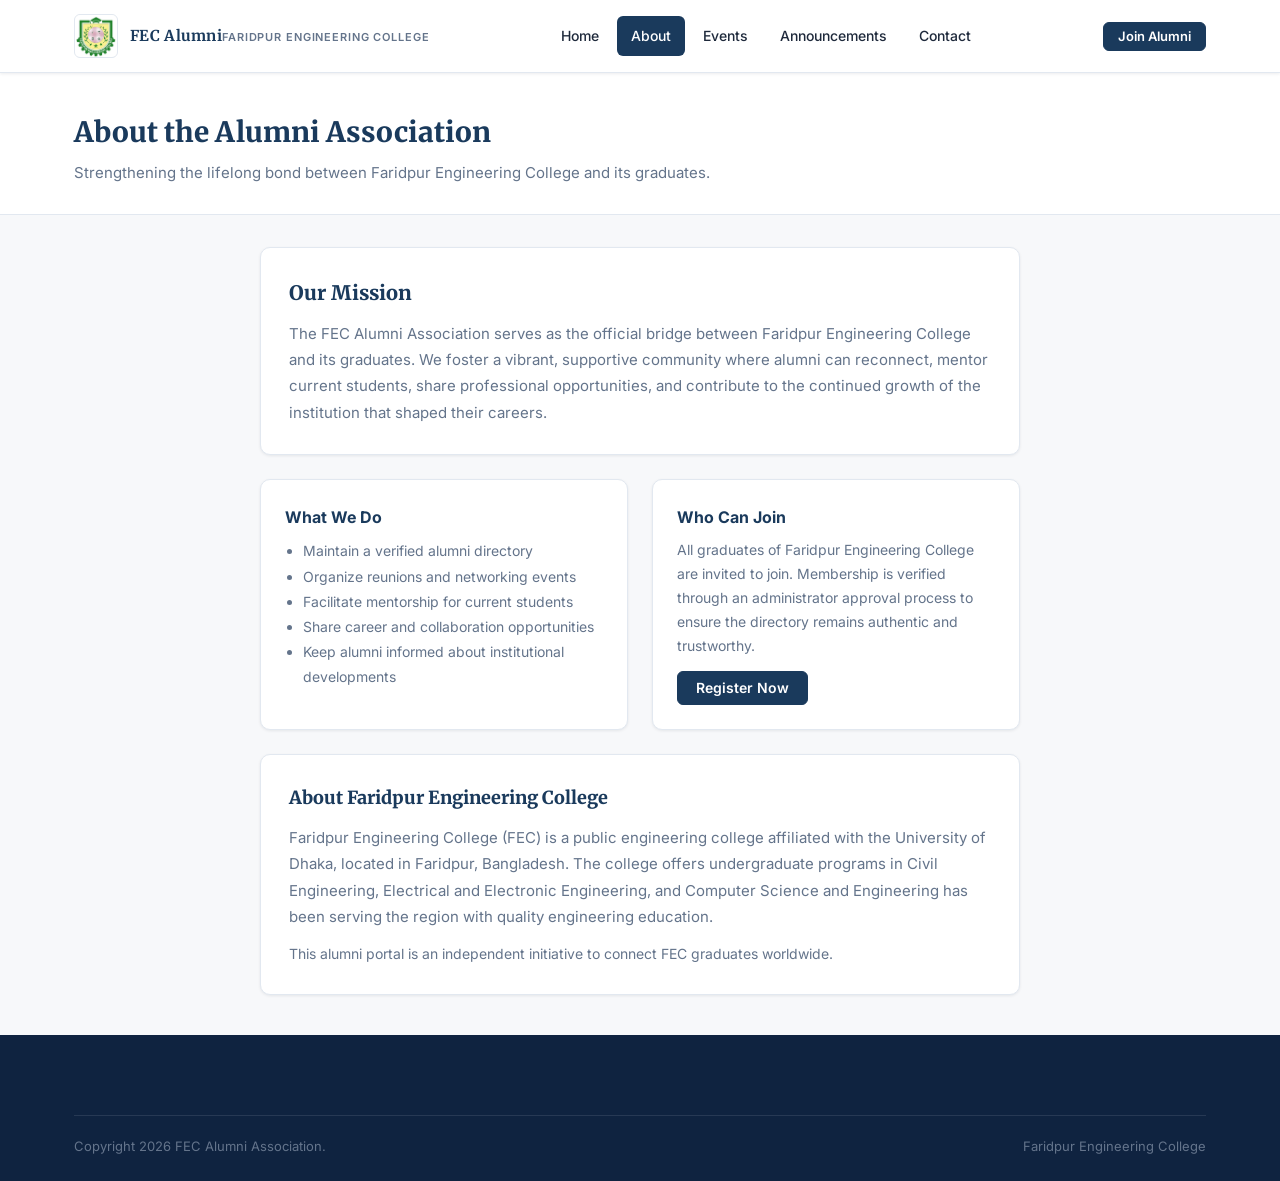
<file: about.html>
<!DOCTYPE html>
<html lang="en">
<head>
<meta charset="UTF-8">
<meta name="viewport" content="width=device-width, initial-scale=1.0">
<title>About - FEC Alumni Association</title>
<link rel="icon" href="fec_logo/fec_logo.jpeg">
<link href="https://fonts.googleapis.com/css2?family=Inter:wght@400;500;600;700;800&family=Merriweather:wght@700;800&display=swap" rel="stylesheet">
<link rel="stylesheet" href="css/style.css">
</head>
<body>
<header class="site-header">
  <div class="container header-inner">
    <a class="brand" href="index.html"><img class="brand-logo" src="fec_logo/fec_logo.jpeg" alt="FEC Logo" onerror="this.src='fec_logo/fec_logo.jpg'"><span class="brand-text"><span class="brand-title">FEC Alumni</span><span class="brand-subtitle">Faridpur Engineering College</span></span></a>
    <nav class="nav-desktop"><a href="index.html">Home</a><a href="about.html" class="active">About</a><a href="events.html">Events</a><a href="announcements.html">Announcements</a><a href="contact.html">Contact</a></nav>
    <div class="header-actions"><a class="btn btn-primary btn-sm" href="login.html">Join Alumni</a><button class="nav-toggle" id="nav-toggle" aria-label="Toggle menu" aria-expanded="false"><span></span></button></div>
  </div>
  <nav class="nav-mobile" id="nav-mobile"><a href="index.html">Home</a><a href="about.html" class="active">About</a><a href="events.html">Events</a><a href="announcements.html">Announcements</a><a href="contact.html">Contact</a></nav>
</header>

<div class="page-header"><div class="container"><h1>About the Alumni Association</h1><p>Strengthening the lifelong bond between Faridpur Engineering College and its graduates.</p></div></div>

<div class="container" style="padding:32px var(--container-pad) 40px">
  <div style="max-width:760px;margin:0 auto">
    <div class="card" style="padding:28px;margin-bottom:24px">
      <h2 style="font-family:var(--font-display);font-size:20px;font-weight:800;color:var(--color-primary);margin-bottom:12px">Our Mission</h2>
      <p style="font-size:15px;color:var(--color-text-muted);line-height:1.75">The FEC Alumni Association serves as the official bridge between Faridpur Engineering College and its graduates. We foster a vibrant, supportive community where alumni can reconnect, mentor current students, share professional opportunities, and contribute to the continued growth of the institution that shaped their careers.</p>
    </div>

    <div class="cards-2" style="margin-bottom:24px">
      <div class="card">
        <h3>What We Do</h3>
        <ul style="font-size:14px;color:var(--color-text-muted);line-height:1.8;margin-top:8px;list-style:disc;padding-left:18px">
          <li>Maintain a verified alumni directory</li>
          <li>Organize reunions and networking events</li>
          <li>Facilitate mentorship for current students</li>
          <li>Share career and collaboration opportunities</li>
          <li>Keep alumni informed about institutional developments</li>
        </ul>
      </div>
      <div class="card">
        <h3>Who Can Join</h3>
        <p style="font-size:14px;color:var(--color-text-muted);line-height:1.7;margin-top:8px">All graduates of Faridpur Engineering College are invited to join. Membership is verified through an administrator approval process to ensure the directory remains authentic and trustworthy.</p>
        <div style="margin-top:14px"><a class="btn btn-primary" href="login.html">Register Now</a></div>
      </div>
    </div>

    <div class="card" style="padding:28px">
      <h2 style="font-family:var(--font-display);font-size:18px;font-weight:800;color:var(--color-primary);margin-bottom:12px">About Faridpur Engineering College</h2>
      <p style="font-size:15px;color:var(--color-text-muted);line-height:1.75">Faridpur Engineering College (FEC) is a public engineering college affiliated with the University of Dhaka, located in Faridpur, Bangladesh. The college offers undergraduate programs in Civil Engineering, Electrical and Electronic Engineering, and Computer Science and Engineering has been serving the region with quality engineering education.</p>
      <p style="font-size:14px;color:var(--color-text-muted);line-height:1.7;margin-top:12px">This alumni portal is an independent initiative to connect FEC graduates worldwide.</p>
    </div>
  </div>
</div>

<footer class="site-footer"><div class="container"><div class="footer-bottom"><span>Copyright 2026 FEC Alumni Association.</span><span>Faridpur Engineering College</span></div></div></footer>
<script src="js/config.js"></script>
<script src="js/api.js"></script>
<script src="js/auth.js"></script>
<script src="js/utils.js"></script>
</body>
</html>
</file>
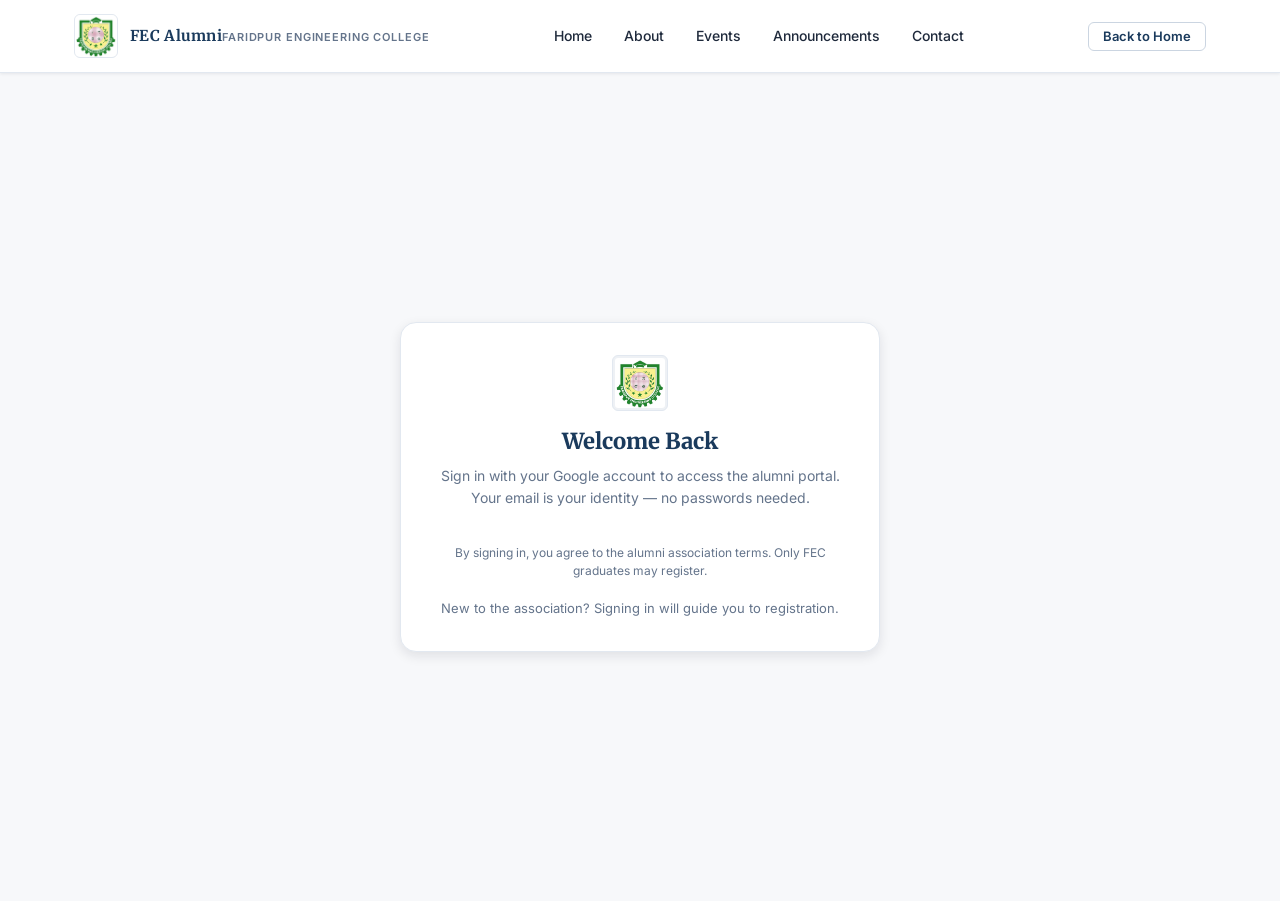
<file: alumni.html>
<!DOCTYPE html>
<html lang="en">
<head>
<meta charset="UTF-8">
<meta name="viewport" content="width=device-width, initial-scale=1.0">
<title>Alumni Directory - FEC Alumni Association</title>
<link rel="icon" href="fec_logo/fec_logo.jpeg">
<link href="https://fonts.googleapis.com/css2?family=Inter:wght@400;500;600;700;800&family=Merriweather:wght@700;800&display=swap" rel="stylesheet">
<link rel="stylesheet" href="css/style.css">
<link rel="stylesheet" href="css/alumni.css">
</head>
<body>
<header class="site-header">
  <div class="container header-inner">
    <a class="brand" href="index.html"><img class="brand-logo" src="fec_logo/fec_logo.jpeg" alt="FEC Logo" onerror="this.src='fec_logo/fec_logo.jpg'"><span class="brand-text"><span class="brand-title">FEC Alumni</span><span class="brand-subtitle">Faridpur Engineering College</span></span></a>
    <nav class="nav-desktop"><a href="index.html">Home</a><a href="dashboard.html">Dashboard</a><a href="alumni.html" class="active">Directory</a><a href="profile.html">My Profile</a><a href="events.html">Events</a></nav>
    <div class="header-actions"><a class="btn btn-outline btn-sm" href="dashboard.html">Dashboard</a><button class="nav-toggle" id="nav-toggle" aria-label="Toggle menu" aria-expanded="false"><span></span></button></div>
  </div>
  <nav class="nav-mobile" id="nav-mobile"><a href="index.html">Home</a><a href="dashboard.html">Dashboard</a><a href="alumni.html" class="active">Directory</a><a href="profile.html">My Profile</a><a href="events.html">Events</a></nav>
</header>

<div class="page-header">
  <div class="container">
    <div class="breadcrumb"><a href="index.html">Home</a> / <a href="dashboard.html">Dashboard</a> / Alumni Directory</div>
    <h1>Alumni Directory</h1>
    <p>Connect with fellow Faridpur Engineering College graduates. Only approved members are listed.</p>
  </div>
</div>

<div class="container" style="padding:24px var(--container-pad) 40px">
  <div class="directory-toolbar">
    <label class="search-box" aria-label="Search alumni">
      <svg viewBox="0 0 24 24" fill="none" stroke="currentColor" stroke-width="1.7"><circle cx="11" cy="11" r="7"/><path d="M20 20l-3.5-3.5"/></svg>
      <input id="alumni-search" type="search" placeholder="Search by name, profession, organization, city...">
    </label>
    <div class="filters">
      <select id="filter-department"><option value="">All Departments</option></select>
      <select id="filter-batch"><option value="">All Batches</option></select>
      <select id="filter-city"><option value="">All Cities</option></select>
    </div>
  </div>
  <div style="font-size:13px;color:var(--color-text-muted);margin-bottom:14px" id="alumni-count"></div>
  <div class="alumni-grid" id="alumni-grid"></div>
  <div class="pagination" id="alumni-pagination"></div>
</div>

<script src="js/config.js"></script>
<script src="js/api.js"></script>
<script src="js/auth.js"></script>
<script src="js/utils.js"></script>
<script src="js/alumni.js"></script>
</body>
</html>
</file>
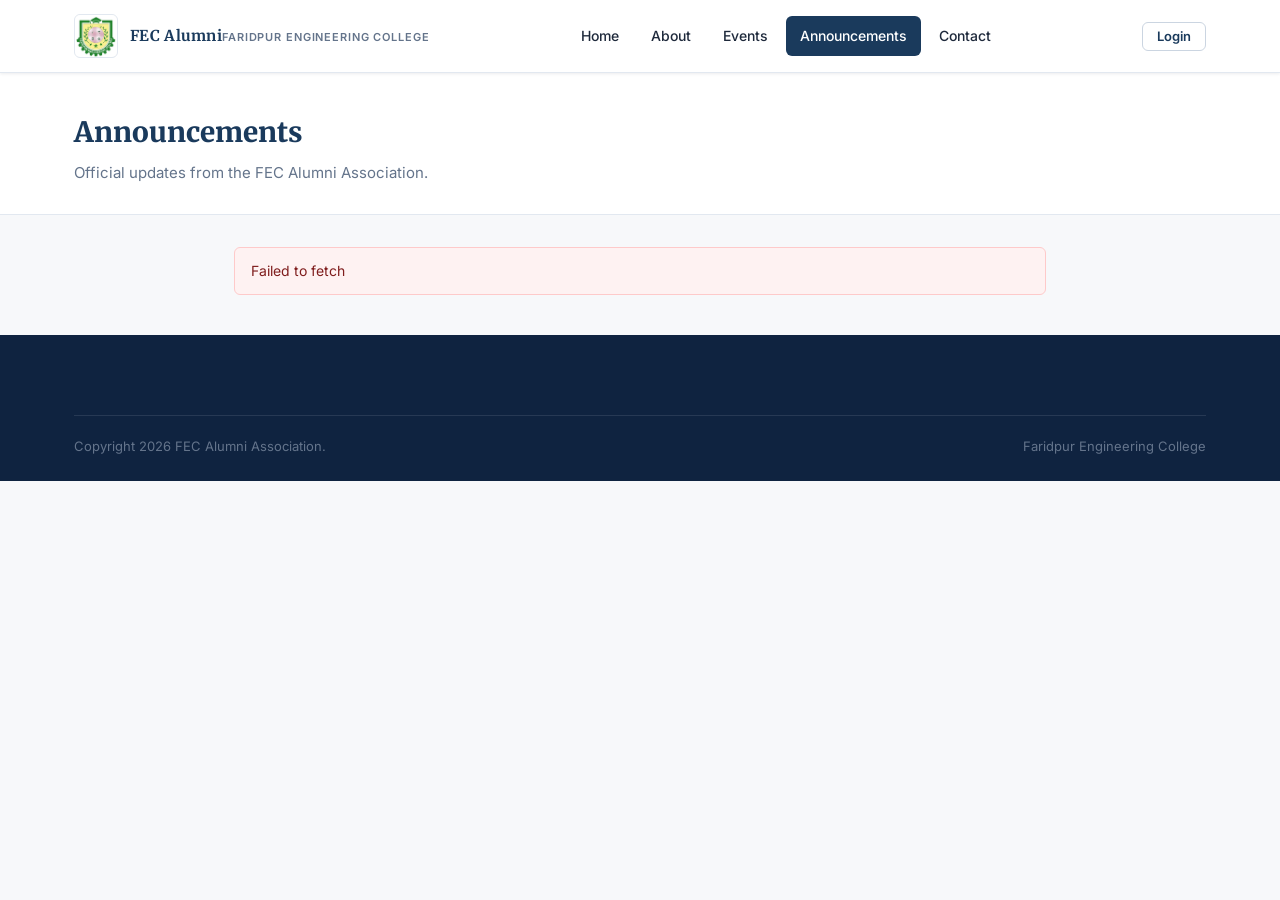
<file: announcements.html>
<!DOCTYPE html>
<html lang="en">
<head>
<meta charset="UTF-8">
<meta name="viewport" content="width=device-width, initial-scale=1.0">
<title>Announcements - FEC Alumni Association</title>
<link rel="icon" href="fec_logo/fec_logo.jpeg">
<link href="https://fonts.googleapis.com/css2?family=Inter:wght@400;500;600;700;800&family=Merriweather:wght@700;800&display=swap" rel="stylesheet">
<link rel="stylesheet" href="css/style.css">
</head>
<body>
<header class="site-header">
  <div class="container header-inner">
    <a class="brand" href="index.html"><img class="brand-logo" src="fec_logo/fec_logo.jpeg" alt="FEC Logo" onerror="this.src='fec_logo/fec_logo.jpg'"><span class="brand-text"><span class="brand-title">FEC Alumni</span><span class="brand-subtitle">Faridpur Engineering College</span></span></a>
    <nav class="nav-desktop"><a href="index.html">Home</a><a href="about.html">About</a><a href="events.html">Events</a><a href="announcements.html" class="active">Announcements</a><a href="contact.html">Contact</a></nav>
    <div class="header-actions"><a class="btn btn-outline btn-sm" href="login.html" data-auth="logged-out">Login</a><a class="btn btn-primary btn-sm" href="dashboard.html" data-auth="logged-in" class="hidden">Dashboard</a><button class="nav-toggle" id="nav-toggle" aria-label="Toggle menu" aria-expanded="false"><span></span></button></div>
  </div>
  <nav class="nav-mobile" id="nav-mobile"><a href="index.html">Home</a><a href="about.html">About</a><a href="events.html">Events</a><a href="announcements.html" class="active">Announcements</a><a href="contact.html">Contact</a></nav>
</header>

<div class="page-header"><div class="container"><h1>Announcements</h1><p>Official updates from the FEC Alumni Association.</p></div></div>
<div class="container" style="padding:32px var(--container-pad) 40px;max-width:860px">
  <div id="announcements-list" style="display:flex;flex-direction:column;gap:20px"></div>
</div>

<footer class="site-footer"><div class="container"><div class="footer-bottom"><span>Copyright 2026 FEC Alumni Association.</span><span>Faridpur Engineering College</span></div></div></footer>
<script src="js/config.js"></script>
<script src="js/api.js"></script>
<script src="js/auth.js"></script>
<script src="js/utils.js"></script>
<script src="js/events.js"></script>
</body>
</html>
</file>
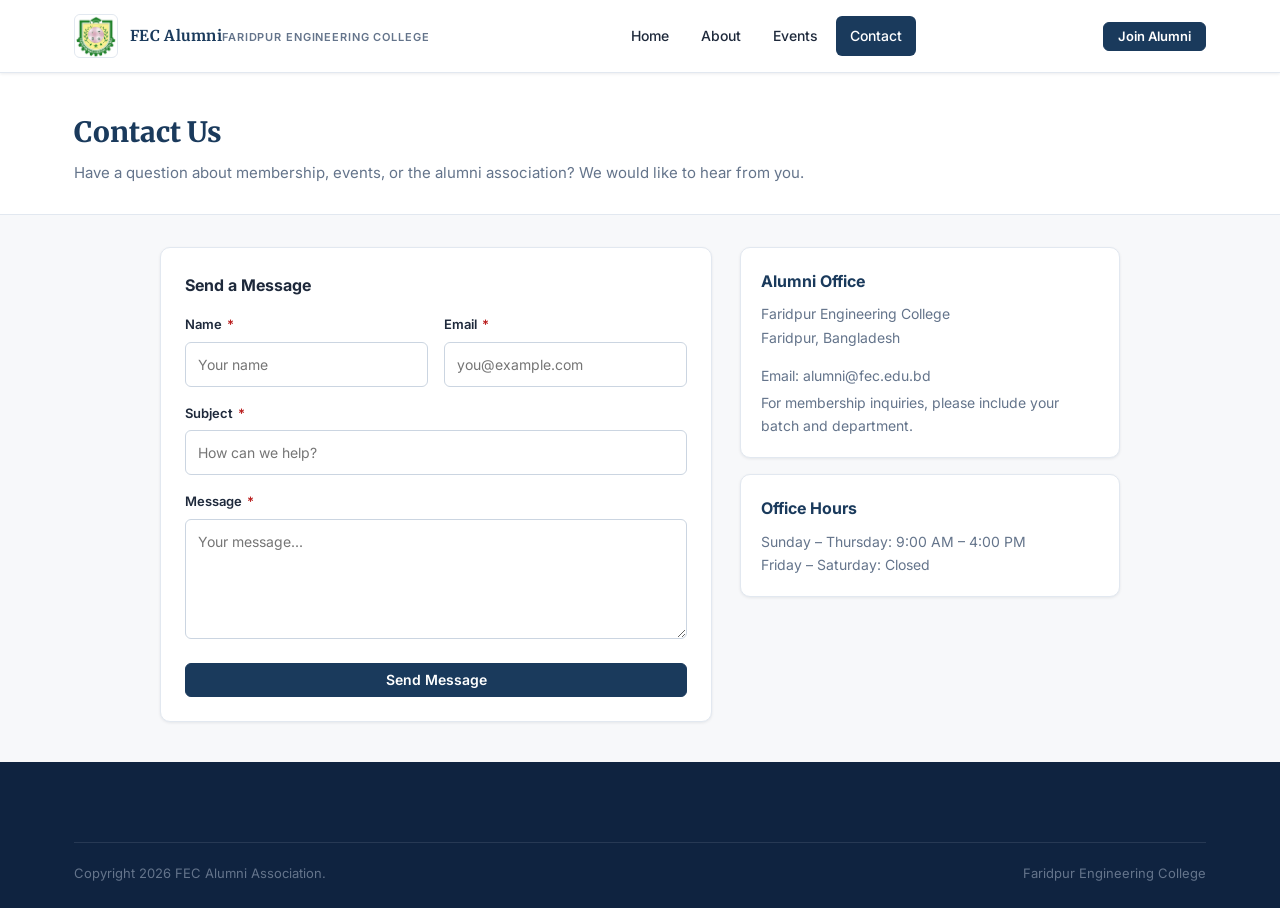
<file: contact.html>
<!DOCTYPE html>
<html lang="en">
<head>
<meta charset="UTF-8">
<meta name="viewport" content="width=device-width, initial-scale=1.0">
<title>Contact - FEC Alumni Association</title>
<link rel="icon" href="fec_logo/fec_logo.jpeg">
<link href="https://fonts.googleapis.com/css2?family=Inter:wght@400;500;600;700;800&family=Merriweather:wght@700;800&display=swap" rel="stylesheet">
<link rel="stylesheet" href="css/style.css">
</head>
<body>
<header class="site-header">
  <div class="container header-inner">
    <a class="brand" href="index.html"><img class="brand-logo" src="fec_logo/fec_logo.jpeg" alt="FEC Logo" onerror="this.src='fec_logo/fec_logo.jpg'"><span class="brand-text"><span class="brand-title">FEC Alumni</span><span class="brand-subtitle">Faridpur Engineering College</span></span></a>
    <nav class="nav-desktop"><a href="index.html">Home</a><a href="about.html">About</a><a href="events.html">Events</a><a href="contact.html" class="active">Contact</a></nav>
    <div class="header-actions"><a class="btn btn-primary btn-sm" href="login.html">Join Alumni</a><button class="nav-toggle" id="nav-toggle" aria-label="Toggle menu" aria-expanded="false"><span></span></button></div>
  </div>
  <nav class="nav-mobile" id="nav-mobile"><a href="index.html">Home</a><a href="about.html">About</a><a href="events.html">Events</a><a href="contact.html" class="active">Contact</a></nav>
</header>

<div class="page-header"><div class="container"><h1>Contact Us</h1><p>Have a question about membership, events, or the alumni association? We would like to hear from you.</p></div></div>

<div class="container" style="padding:32px var(--container-pad) 40px">
  <div style="display:grid;grid-template-columns:1fr 380px;gap:28px;max-width:960px;margin:0 auto">
    <div class="card" style="padding:24px">
      <h2 style="font-size:16px;font-weight:700;margin-bottom:16px">Send a Message</h2>
      <div id="contact-feedback"></div>
      <form id="contact-form" novalidate>
        <div class="form-row">
          <div class="form-group"><label class="form-label">Name <span class="req">*</span></label><input class="form-input" name="name" required placeholder="Your name"></div>
          <div class="form-group"><label class="form-label">Email <span class="req">*</span></label><input class="form-input" name="email" type="email" required placeholder="you@example.com"></div>
        </div>
        <div class="form-group"><label class="form-label">Subject <span class="req">*</span></label><input class="form-input" name="subject" required placeholder="How can we help?"></div>
        <div class="form-group"><label class="form-label">Message <span class="req">*</span></label><textarea class="form-textarea" name="message" required placeholder="Your message..." style="min-height:120px"></textarea></div>
        <button class="btn btn-primary btn-block" type="submit">Send Message</button>
      </form>
    </div>
    <div>
      <div class="card" style="padding:20px">
        <h3>Alumni Office</h3>
        <p style="font-size:14px;color:var(--color-text-muted);line-height:1.7;margin-top:8px">Faridpur Engineering College<br>Faridpur, Bangladesh</p>
        <div style="margin-top:14px;font-size:14px;color:var(--color-text-muted)">
          <div>Email: alumni@fec.edu.bd</div>
          <div style="margin-top:4px">For membership inquiries, please include your batch and department.</div>
        </div>
      </div>
      <div class="card" style="padding:20px;margin-top:16px">
        <h3>Office Hours</h3>
        <p style="font-size:14px;color:var(--color-text-muted);margin-top:8px">Sunday – Thursday: 9:00 AM – 4:00 PM<br>Friday – Saturday: Closed</p>
      </div>
    </div>
  </div>
</div>

<footer class="site-footer"><div class="container"><div class="footer-bottom"><span>Copyright 2026 FEC Alumni Association.</span><span>Faridpur Engineering College</span></div></div></footer>
<script src="js/config.js"></script>
<script src="js/api.js"></script>
<script src="js/auth.js"></script>
<script src="js/utils.js"></script>
<script src="js/contact.js"></script>
</body>
</html>
</file>
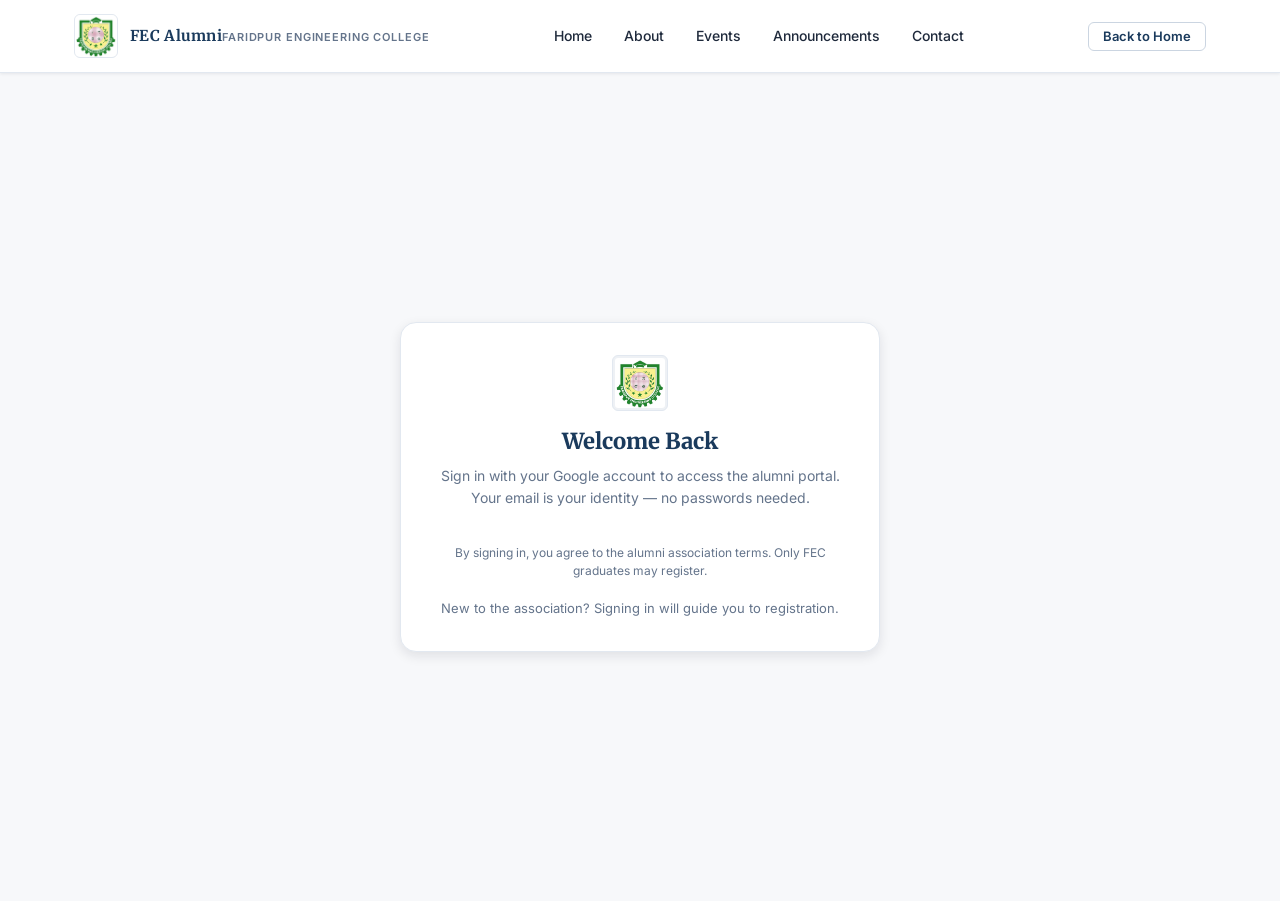
<file: dashboard.html>
<!DOCTYPE html>
<html lang="en">
<head>
<meta charset="UTF-8">
<meta name="viewport" content="width=device-width, initial-scale=1.0">
<title>Dashboard - FEC Alumni Association</title>
<link rel="icon" href="fec_logo/fec_logo.jpeg">
<link href="https://fonts.googleapis.com/css2?family=Inter:wght@400;500;600;700;800&family=Merriweather:wght@700;800&display=swap" rel="stylesheet">
<link rel="stylesheet" href="css/style.css">
<link rel="stylesheet" href="css/dashboard.css">
</head>
<body>
<header class="site-header">
  <div class="container header-inner">
    <a class="brand" href="index.html"><img class="brand-logo" src="fec_logo/fec_logo.jpeg" alt="FEC Logo" onerror="this.src='fec_logo/fec_logo.jpg'"><span class="brand-text"><span class="brand-title">FEC Alumni</span><span class="brand-subtitle">Faridpur Engineering College</span></span></a>
    <nav class="nav-desktop"><a href="index.html">Home</a><a href="alumni.html">Directory</a><a href="profile.html">My Profile</a><a href="events.html">Events</a><a href="announcements.html">Announcements</a></nav>
    <div class="header-actions"><a class="btn btn-ghost btn-sm" href="index.html">Home</a><button class="nav-toggle" id="nav-toggle" aria-label="Toggle menu" aria-expanded="false"><span></span></button></div>
  </div>
  <nav class="nav-mobile" id="nav-mobile"><a href="index.html">Home</a><a href="alumni.html">Directory</a><a href="profile.html">My Profile</a><a href="events.html">Events</a><a href="announcements.html">Announcements</a></nav>
</header>

<div class="container" style="padding:24px var(--container-pad) 40px">
  <div class="dashboard-layout">
    <nav class="dash-nav" aria-label="Dashboard">
      <a href="dashboard.html" class="active"><svg viewBox="0 0 24 24" fill="none" stroke="currentColor" stroke-width="1.7"><rect x="3" y="3" width="7" height="7" rx="1"/><rect x="14" y="3" width="7" height="7" rx="1"/><rect x="3" y="14" width="7" height="7" rx="1"/><rect x="14" y="14" width="7" height="7" rx="1"/></svg> Dashboard</a>
      <a href="alumni.html"><svg viewBox="0 0 24 24" fill="none" stroke="currentColor" stroke-width="1.7"><path d="M16 21v-2a4 4 0 0 0-4-4H6a4 4 0 0 0-4 4v2"/><circle cx="9" cy="7" r="4"/><path d="M22 21v-2a4 4 0 0 0-3-3.87"/><path d="M16 3.13a4 4 0 0 1 0 7.75"/></svg> Alumni Directory</a>
      <a href="profile.html"><svg viewBox="0 0 24 24" fill="none" stroke="currentColor" stroke-width="1.7"><path d="M20 21a8 8 0 0 0-16 0"/><circle cx="12" cy="8" r="4"/></svg> My Profile</a>
      <a href="events.html"><svg viewBox="0 0 24 24" fill="none" stroke="currentColor" stroke-width="1.7"><rect x="3" y="4" width="18" height="16" rx="2"/><path d="M16 2v4M8 2v4M3 10h18"/></svg> Events</a>
      <a href="announcements.html"><svg viewBox="0 0 24 24" fill="none" stroke="currentColor" stroke-width="1.7"><path d="M6 8a6 6 0 0 1 12 0c0 7-6 11-6 11S6 15 6 8Z"/><path d="M12 14a2 2 0 1 0 0 4 2 2 0 0 0 0-4Z"/></svg> Announcements</a>
      <div class="nav-sep"></div>
      <a href="#" id="btn-logout"><svg viewBox="0 0 24 24" fill="none" stroke="currentColor" stroke-width="1.7"><path d="M9 21H5a2 2 0 0 1-2-2V5a2 2 0 0 1 2-2h4"/><polyline points="16 17 21 12 16 7"/><line x1="21" y1="12" x2="9" y2="12"/></svg> Logout</a>
    </nav>

    <div class="dash-main">
      <div class="welcome-card">
        <div>
          <h2>Welcome, <span id="dash-welcome-name">Alumnus</span></h2>
          <p><span id="dash-email"></span> · <span id="dash-status" class="badge badge-success" style="background:rgba(255,255,255,0.18);color:#fff;border-color:rgba(255,255,255,0.25)">Approved</span></p>
        </div>
        <div class="completion-ring" id="completion-ring"><span>—%</span></div>
      </div>

      <div class="quick-grid" style="margin-bottom:24px">
        <a class="quick-card" href="alumni.html"><svg viewBox="0 0 24 24" fill="none" stroke="currentColor" stroke-width="1.7"><path d="M16 21v-2a4 4 0 0 0-4-4H6a4 4 0 0 0-4 4v2"/><circle cx="9" cy="7" r="4"/><path d="M22 21v-2a4 4 0 0 0-3-3.87"/></svg><div><strong>Alumni Directory</strong><span>Browse fellow graduates</span></div></a>
        <a class="quick-card" href="profile.html"><svg viewBox="0 0 24 24" fill="none" stroke="currentColor" stroke-width="1.7"><path d="M20 21a8 8 0 0 0-16 0"/><circle cx="12" cy="8" r="4"/></svg><div><strong>My Profile</strong><span>View and edit your information</span></div></a>
        <a class="quick-card" href="events.html"><svg viewBox="0 0 24 24" fill="none" stroke="currentColor" stroke-width="1.7"><rect x="3" y="4" width="18" height="16" rx="2"/><path d="M16 2v4M8 2v4M3 10h18"/></svg><div><strong>Events</strong><span>Upcoming reunions and workshops</span></div></a>
        <a class="quick-card" href="announcements.html"><svg viewBox="0 0 24 24" fill="none" stroke="currentColor" stroke-width="1.7"><path d="M6 8a6 6 0 0 1 12 0c0 7-6 11-6 11S6 15 6 8Z"/></svg><div><strong>Announcements</strong><span>Latest news from the association</span></div></a>
      </div>

      <div style="display:grid;grid-template-columns:1fr 1fr;gap:20px">
        <div>
          <h3 style="font-size:14px;font-weight:700;margin-bottom:12px">Account Information</h3>
          <dl class="info-box" id="dash-info"><div class="loading-wrap" style="padding:20px"><span class="spinner"></span> Loading profile...</div></dl>
        </div>
        <div>
          <h3 style="font-size:14px;font-weight:700;margin-bottom:12px">Upcoming Events</h3>
          <div id="dash-events" style="display:flex;flex-direction:column;gap:10px"><div class="loading-wrap" style="padding:16px"><span class="spinner"></span> Loading...</div></div>
          <h3 style="font-size:14px;font-weight:700;margin:18px 0 12px">Latest Announcements</h3>
          <div id="dash-announcements" style="display:flex;flex-direction:column;gap:10px"><div class="loading-wrap" style="padding:16px"><span class="spinner"></span> Loading...</div></div>
        </div>
      </div>
    </div>
  </div>
</div>

<script src="js/config.js"></script>
<script src="js/api.js"></script>
<script src="js/auth.js"></script>
<script src="js/utils.js"></script>
<script src="js/dashboard.js"></script>
</body>
</html>
</file>
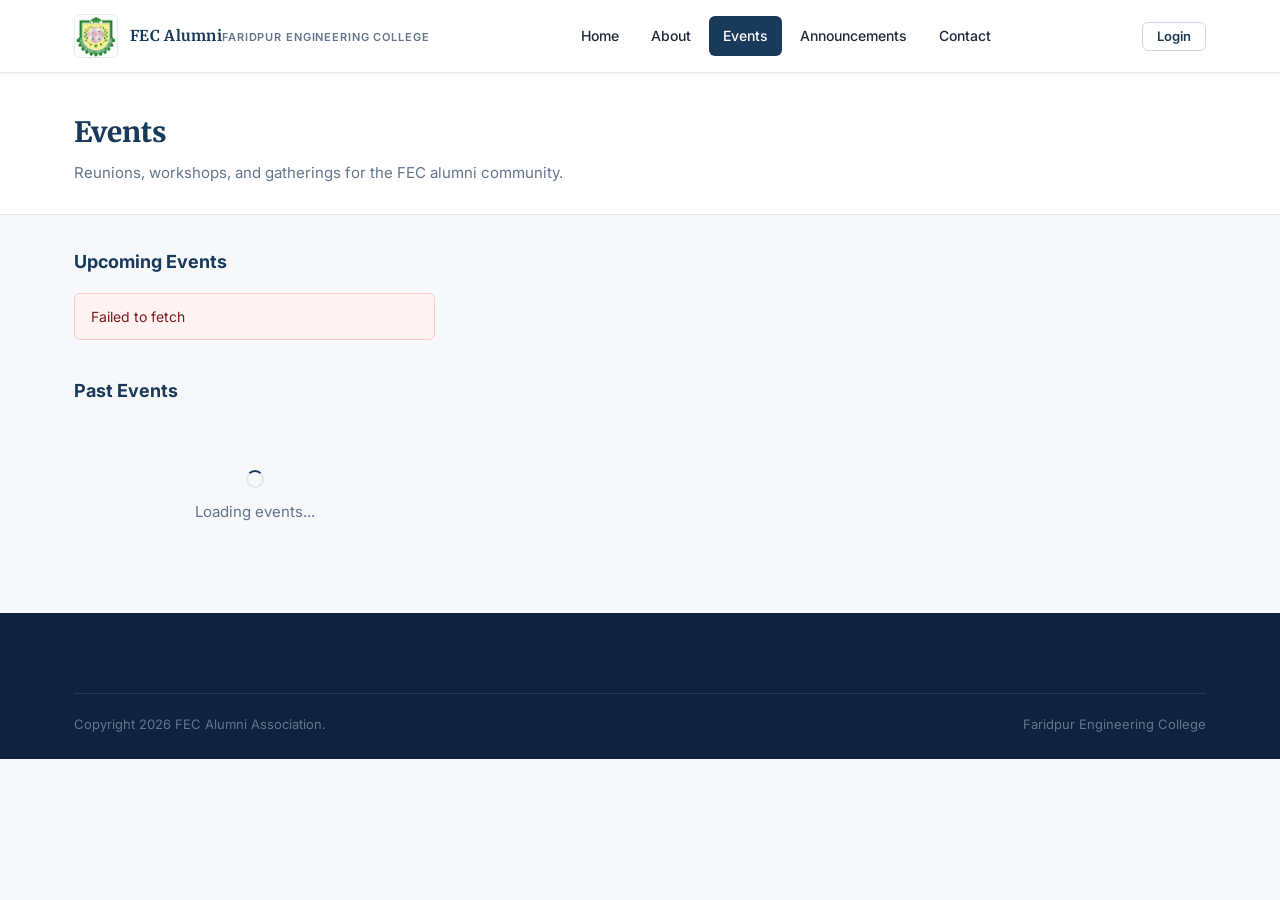
<file: events.html>
<!DOCTYPE html>
<html lang="en">
<head>
<meta charset="UTF-8">
<meta name="viewport" content="width=device-width, initial-scale=1.0">
<title>Events - FEC Alumni Association</title>
<link rel="icon" href="fec_logo/fec_logo.jpeg">
<link href="https://fonts.googleapis.com/css2?family=Inter:wght@400;500;600;700;800&family=Merriweather:wght@700;800&display=swap" rel="stylesheet">
<link rel="stylesheet" href="css/style.css">
</head>
<body>
<header class="site-header">
  <div class="container header-inner">
    <a class="brand" href="index.html"><img class="brand-logo" src="fec_logo/fec_logo.jpeg" alt="FEC Logo" onerror="this.src='fec_logo/fec_logo.jpg'"><span class="brand-text"><span class="brand-title">FEC Alumni</span><span class="brand-subtitle">Faridpur Engineering College</span></span></a>
    <nav class="nav-desktop"><a href="index.html">Home</a><a href="about.html">About</a><a href="events.html" class="active">Events</a><a href="announcements.html">Announcements</a><a href="contact.html">Contact</a></nav>
    <div class="header-actions"><a class="btn btn-outline btn-sm" href="login.html" data-auth="logged-out">Login</a><a class="btn btn-primary btn-sm" href="dashboard.html" data-auth="logged-in" class="hidden">Dashboard</a><button class="nav-toggle" id="nav-toggle" aria-label="Toggle menu" aria-expanded="false"><span></span></button></div>
  </div>
  <nav class="nav-mobile" id="nav-mobile"><a href="index.html">Home</a><a href="about.html">About</a><a href="events.html" class="active">Events</a><a href="announcements.html">Announcements</a><a href="contact.html">Contact</a></nav>
</header>

<div class="page-header"><div class="container"><h1>Events</h1><p>Reunions, workshops, and gatherings for the FEC alumni community.</p></div></div>
<div class="container" style="padding:32px var(--container-pad) 40px">
  <h2 style="font-size:18px;font-weight:700;margin-bottom:16px;color:var(--color-primary)">Upcoming Events</h2>
  <div class="cards-3" id="events-upcoming"></div>
  <h2 style="font-size:18px;font-weight:700;margin:36px 0 16px;color:var(--color-primary)">Past Events</h2>
  <div class="cards-3" id="events-past"></div>
</div>

<footer class="site-footer"><div class="container"><div class="footer-bottom"><span>Copyright 2026 FEC Alumni Association.</span><span>Faridpur Engineering College</span></div></div></footer>
<script src="js/config.js"></script>
<script src="js/api.js"></script>
<script src="js/auth.js"></script>
<script src="js/utils.js"></script>
<script src="js/events.js"></script>
</body>
</html>
</file>
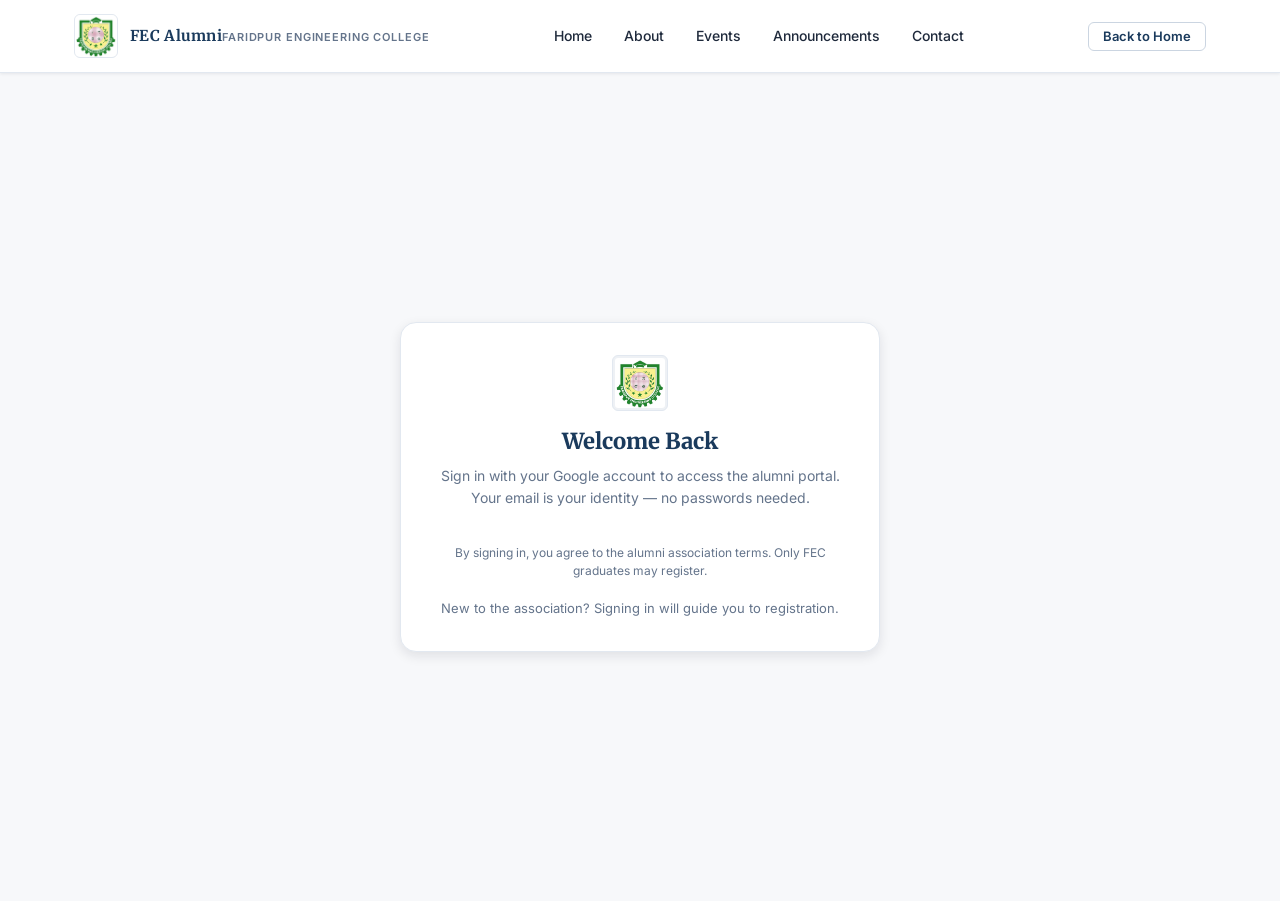
<file: login.html>
<!DOCTYPE html>
<html lang="en">
<head>
<meta charset="UTF-8">
<meta name="viewport" content="width=device-width, initial-scale=1.0">
<title>Login - FEC Alumni Association</title>
<meta name="description" content="Login to the FEC Alumni Association portal with Google Sign-In.">
<link rel="icon" href="fec_logo/fec_logo.jpeg">
<link href="https://fonts.googleapis.com/css2?family=Inter:wght@400;500;600;700;800&family=Merriweather:wght@700;800&display=swap" rel="stylesheet">
<link rel="stylesheet" href="css/style.css">
<link rel="stylesheet" href="css/auth.css">
<script src="https://accounts.google.com/gsi/client" async defer></script>
</head>
<body>
<header class="site-header">
  <div class="container header-inner">
    <a class="brand" href="index.html"><img class="brand-logo" src="fec_logo/fec_logo.jpeg" alt="FEC Logo" onerror="this.src='fec_logo/fec_logo.jpg'"><span class="brand-text"><span class="brand-title">FEC Alumni</span><span class="brand-subtitle">Faridpur Engineering College</span></span></a>
    <nav class="nav-desktop"><a href="index.html">Home</a><a href="about.html">About</a><a href="events.html">Events</a><a href="announcements.html">Announcements</a><a href="contact.html">Contact</a></nav>
    <div class="header-actions"><a class="btn btn-outline btn-sm" href="index.html">Back to Home</a><button class="nav-toggle" id="nav-toggle" aria-label="Toggle menu" aria-expanded="false"><span></span></button></div>
  </div>
  <nav class="nav-mobile" id="nav-mobile"><a href="index.html">Home</a><a href="about.html">About</a><a href="events.html">Events</a><a href="announcements.html">Announcements</a><a href="contact.html">Contact</a></nav>
</header>

<main class="auth-page">
  <div class="auth-card">
    <div class="auth-head">
      <img src="fec_logo/fec_logo.jpeg" alt="FEC Logo" onerror="this.src='fec_logo/fec_logo.jpg'">
      <h1>Welcome Back</h1>
      <p>Sign in with your Google account to access the alumni portal. Your email is your identity — no passwords needed.</p>
    </div>

    <div id="auth-feedback"></div>

    <!-- Status message from query param -->
    <div id="status-message" style="margin-bottom:16px"></div>

    <div id="gsi-button" class="gsi-wrap"></div>
    <p class="gsi-note text-center">By signing in, you agree to the alumni association terms. Only FEC graduates may register.</p>

    <div class="auth-footer">New to the association? Signing in will guide you to registration.</div>
  </div>
</main>

<script src="js/config.js"></script>
<script src="js/api.js"></script>
<script src="js/auth.js"></script>
<script src="js/utils.js"></script>
<script>
document.addEventListener("DOMContentLoaded", () => {
  // Show status from query param
  const reason = new URLSearchParams(location.search).get("reason");
  const statusBox = document.getElementById("status-message");
  if (reason) {
    const map = {
      Pending: ['Your membership application is awaiting approval.', 'warning'],
      Rejected: ['Your membership application was not approved. Please contact the alumni office for assistance.', 'danger'],
      Suspended: ['Your account is currently suspended. Please contact the administrator.', 'danger'],
      NEW: ['', 'info']
    };
    const entry = map[reason];
    if (entry && entry[0]) statusBox.innerHTML = `<div class="alert alert-${entry[1]}">${entry[0]}</div>`;
  }
  // If already logged in and approved, redirect
  const user = Auth.getUser();
  if (user && user.status === "Approved") {
    // stay but offer dashboard link
    statusBox.innerHTML += '<div class="alert alert-success" style="margin-top:10px">You are already signed in. <a href="dashboard.html">Go to Dashboard</a></div>';
  }

  // Init Google button
  // Wait a tick for GSI script
  function tryInit() {
    if (typeof google !== "undefined" && google.accounts) {
      Auth.initGoogleButton("gsi-button", Auth.handlePostGoogleSignIn);
    } else setTimeout(tryInit, 300);
  }
  tryInit();
});
</script>
</body>
</html>
</file>
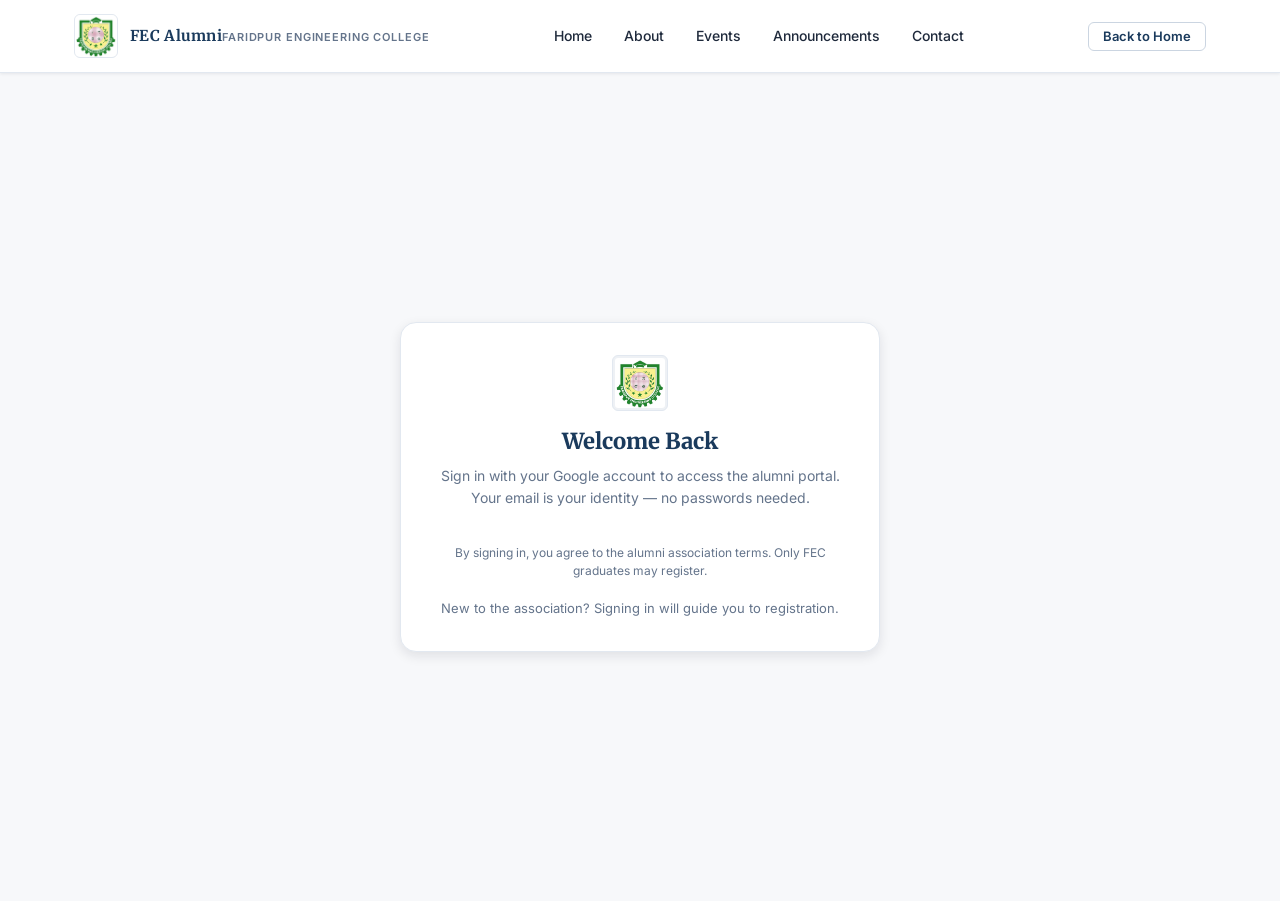
<file: profile.html>
﻿<!DOCTYPE html>
<html lang="en">
<head>
<meta charset="UTF-8">
<meta name="viewport" content="width=device-width, initial-scale=1.0">
<title>My Profile - FEC Alumni Association</title>
<link rel="icon" href="fec_logo/fec_logo.jpeg">
<link href="https://fonts.googleapis.com/css2?family=Inter:wght@400;500;600;700;800&family=Merriweather:wght@700;800&display=swap" rel="stylesheet">
<link rel="stylesheet" href="css/style.css">
<link rel="stylesheet" href="css/alumni.css">
</head>
<body>
<header class="site-header">
  <div class="container header-inner">
    <a class="brand" href="index.html"><img class="brand-logo" src="fec_logo/fec_logo.jpeg" alt="FEC Logo" onerror="this.src='fec_logo/fec_logo.jpg'"><span class="brand-text"><span class="brand-title">FEC Alumni</span><span class="brand-subtitle">Faridpur Engineering College</span></span></a>
    <nav class="nav-desktop"><a href="index.html">Home</a><a href="dashboard.html">Dashboard</a><a href="alumni.html">Directory</a><a href="profile.html" class="active">My Profile</a></nav>
    <div class="header-actions"><a class="btn btn-outline btn-sm" href="dashboard.html">Dashboard</a><button class="nav-toggle" id="nav-toggle" aria-label="Toggle menu" aria-expanded="false"><span></span></button></div>
  </div>
  <nav class="nav-mobile" id="nav-mobile"><a href="index.html">Home</a><a href="dashboard.html">Dashboard</a><a href="alumni.html">Directory</a><a href="profile.html" class="active">My Profile</a></nav>
</header>

<div class="container" style="padding:24px var(--container-pad) 40px;max-width:960px">
  <div id="profile-view"><div class="loading-wrap"><span class="spinner spinner-lg"></span> Loading profile...</div></div>

  <div id="profile-edit" class="hidden">
    <h2 style="font-family:var(--font-display);font-size:20px;font-weight:800;color:var(--color-primary);margin:20px 0 16px">Edit Profile</h2>
    <div id="profile-feedback"></div>
    <form id="profile-form" novalidate>
      <div class="form-section">
        <div class="form-section-title">Personal</div>
        <div class="form-group"><label class="form-label">Full Name <span class="req">*</span></label><input class="form-input" name="fullName" required></div>
        <div class="form-row">
          <div class="form-group"><label class="form-label">Batch</label><select class="form-select" name="batch"><option value="">Select batch</option></select></div>
          <div class="form-group"><label class="form-label">Department</label><select class="form-select" name="department"><option value="">Select department</option></select></div>
        </div>
        <div class="form-row">
          <div class="form-group"><label class="form-label">Graduation Year</label><select class="form-select" name="graduationYear"><option value="">Select year</option></select></div>
          <div class="form-group"><label class="form-label">Student ID</label><input class="form-input" name="studentId" placeholder="e.g., EEE-01-1001"><div class="form-hint">Format: DEPT-BATCH-SERIAL, e.g., EEE-01-1001</div></div>
        </div>
      </div>
      <div class="form-section">
        <div class="form-section-title">Professional</div>
        <div class="form-row">
          <div class="form-group"><label class="form-label">Phone</label><input class="form-input" name="phone"></div>
          <div class="form-group"><label class="form-label">City</label><input class="form-input" name="city"></div>
        </div>
        <div class="form-row">
          <div class="form-group"><label class="form-label">Profession</label><input class="form-input" name="profession"></div>
          <div class="form-group"><label class="form-label">Organization</label><input class="form-input" name="organization"></div>
        </div>
        <div class="form-group"><label class="form-label">LinkedIn URL</label><input class="form-input" name="linkedIn" type="url" placeholder="https://..."></div>
        <div class="form-group"><label class="form-label">Website</label><input class="form-input" name="website" type="url" placeholder="https://..."></div>
        <div class="form-group"><label class="form-label">Profile Photo URL</label><input class="form-input" name="profilePhoto" type="url" placeholder="https://..."></div>
        <div class="form-group"><label class="form-label">Bio</label><textarea class="form-textarea" name="bio" placeholder="Tell us about yourself..."></textarea></div>
      </div>
      <div style="display:flex;gap:10px">
        <button class="btn btn-primary" type="submit">Save Changes</button>
        <button class="btn btn-outline" type="button" id="btn-cancel-edit">Cancel</button>
      </div>
    </form>
  </div>
</div>

<script src="js/config.js"></script>
<script src="js/api.js"></script>
<script src="js/auth.js"></script>
<script src="js/utils.js"></script>
<script src="js/profile.js"></script>
</body>
</html>
</file>
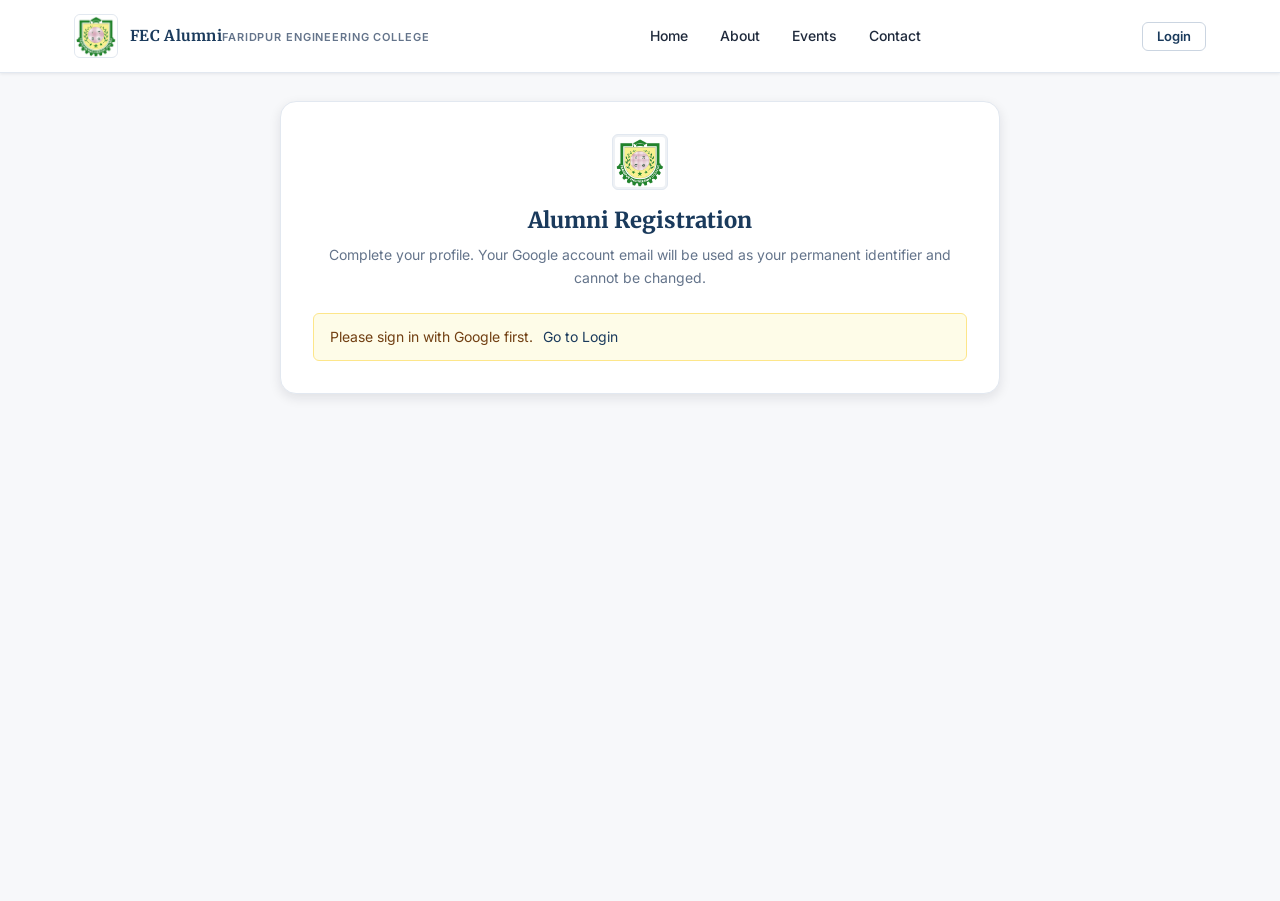
<file: register.html>
﻿<!DOCTYPE html>
<html lang="en">
<head>
<meta charset="UTF-8">
<meta name="viewport" content="width=device-width, initial-scale=1.0">
<title>Register - FEC Alumni Association</title>
<meta name="description" content="Register for the FEC Alumni Association.">
<link rel="icon" href="fec_logo/fec_logo.jpeg">
<link href="https://fonts.googleapis.com/css2?family=Inter:wght@400;500;600;700;800&family=Merriweather:wght@700;800&display=swap" rel="stylesheet">
<link rel="stylesheet" href="css/style.css">
<link rel="stylesheet" href="css/auth.css">
</head>
<body>
<header class="site-header">
  <div class="container header-inner">
    <a class="brand" href="index.html"><img class="brand-logo" src="fec_logo/fec_logo.jpeg" alt="FEC Logo" onerror="this.src='fec_logo/fec_logo.jpg'"><span class="brand-text"><span class="brand-title">FEC Alumni</span><span class="brand-subtitle">Faridpur Engineering College</span></span></a>
    <nav class="nav-desktop"><a href="index.html">Home</a><a href="about.html">About</a><a href="events.html">Events</a><a href="contact.html">Contact</a></nav>
    <div class="header-actions"><a class="btn btn-outline btn-sm" href="login.html">Login</a><button class="nav-toggle" id="nav-toggle" aria-label="Toggle menu" aria-expanded="false"><span></span></button></div>
  </div>
  <nav class="nav-mobile" id="nav-mobile"><a href="index.html">Home</a><a href="about.html">About</a><a href="events.html">Events</a><a href="contact.html">Contact</a></nav>
</header>

<main class="auth-page" style="align-items:flex-start;padding-top:28px">
  <div class="auth-card wide">
    <div class="auth-head">
      <img src="fec_logo/fec_logo.jpeg" alt="FEC Logo" onerror="this.src='fec_logo/fec_logo.jpg'">
      <h1>Alumni Registration</h1>
      <p>Complete your profile. Your Google account email will be used as your permanent identifier and cannot be changed.</p>
    </div>

    <div id="register-feedback"></div>

    <form id="register-form" novalidate>
      <div class="form-section">
        <div class="form-section-title">Identity</div>
        <div class="form-row">
          <div class="form-group">
            <label class="form-label" for="reg-name">Full Name <span class="req">*</span></label>
            <input class="form-input" id="reg-name" name="fullName" type="text" placeholder="Your full name" required>
            <div class="form-error" id="err-fullName"></div>
          </div>
          <div class="form-group">
            <label class="form-label" for="reg-email">Email (from Google) <span class="req">*</span></label>
            <input class="form-input" id="reg-email" name="email" type="email" readonly required>
            <div class="form-hint">Auto-filled from your Google account. Cannot be changed.</div>
          </div>
        </div>
      </div>

      <div class="form-section">
        <div class="form-section-title">Academic Information</div>
        <div class="form-row">
          <div class="form-group">
            <label class="form-label" for="reg-batch">Batch <span class="req">*</span></label>
            <select class="form-select" id="reg-batch" name="batch" required><option value="">Select batch</option></select>
            <div class="form-error" id="err-batch"></div>
          </div>
          <div class="form-group">
            <label class="form-label" for="reg-department">Department <span class="req">*</span></label>
            <select class="form-select" id="reg-department" name="department" required><option value="">Select department</option></select>
            <div class="form-error" id="err-department"></div>
          </div>
        </div>
        <div class="form-row">
          <div class="form-group">
            <label class="form-label" for="reg-graduationYear">Graduation Year <span class="req">*</span></label>
            <select class="form-select" id="reg-graduationYear" name="graduationYear" required><option value="">Select year</option></select>
            <div class="form-error" id="err-graduationYear"></div>
          </div>
          <div class="form-group">
            <label class="form-label" for="reg-studentId">Student ID <span style="font-weight:400;color:var(--color-text-muted)">(optional)</span></label>
            <input class="form-input" id="reg-studentId" name="studentId" type="text" placeholder="e.g., EEE-01-1001">
            <div class="form-hint">Format: DEPT-BATCH-REG NO., e.g., EEE-01-1001. Batch and department must match selections above.</div>
            <div class="form-error" id="err-studentId"></div>
          </div>
        </div>
      </div>

      <div class="form-section">
        <div class="form-section-title">Professional and Contact</div>
        <div class="form-row">
          <div class="form-group">
            <label class="form-label" for="reg-phone">Phone Number <span class="req">*</span></label>
            <input class="form-input" id="reg-phone" name="phone" type="tel" placeholder="+8801XXXXXXXXX" required>
            <div class="form-error" id="err-phone"></div>
          </div>
          <div class="form-group">
            <label class="form-label" for="reg-city">Current City <span class="req">*</span></label>
            <input class="form-input" id="reg-city" name="city" type="text" placeholder="e.g., Dhaka" required>
            <div class="form-error" id="err-city"></div>
          </div>
        </div>
        <div class="form-row">
          <div class="form-group">
            <label class="form-label" for="reg-profession">Current Profession <span class="req">*</span></label>
            <input class="form-input" id="reg-profession" name="profession" type="text" placeholder="e.g., Software Engineer" required>
            <div class="form-error" id="err-profession"></div>
          </div>
          <div class="form-group">
            <label class="form-label" for="reg-organization">Current Organization <span class="req">*</span></label>
            <input class="form-input" id="reg-organization" name="organization" type="text" placeholder="e.g., Grameenphone" required>
            <div class="form-error" id="err-organization"></div>
          </div>
        </div>
      </div>

      <div class="form-section">
        <div class="form-section-title">Online Presence (Optional)</div>
        <div class="form-group">
          <label class="form-label" for="reg-linkedIn">LinkedIn URL</label>
          <input class="form-input" id="reg-linkedIn" name="linkedIn" type="url" placeholder="https://linkedin.com/in/yourprofile">
          <div class="form-error" id="err-linkedIn"></div>
        </div>
        <div class="form-row">
          <div class="form-group">
            <label class="form-label" for="reg-website">Personal Website</label>
            <input class="form-input" id="reg-website" name="website" type="url" placeholder="https://yourwebsite.com">
            <div class="form-error" id="err-website"></div>
          </div>
          <div class="form-group">
            <label class="form-label" for="reg-photo">Profile Photo URL</label>
            <input class="form-input" id="reg-photo" name="profilePhoto" type="url" placeholder="https://...">
            <div class="form-error" id="err-profilePhoto"></div>
          </div>
        </div>
        <div class="form-group">
          <label class="form-label" for="reg-bio">Short Bio</label>
          <textarea class="form-textarea" id="reg-bio" name="bio" placeholder="Briefly introduce yourself..."></textarea>
          <div class="form-hint">A short paragraph about your interests or journey.</div>
        </div>
      </div>

      <button class="btn btn-primary btn-lg btn-block" type="submit">Submit Registration</button>
      <p class="text-center" style="font-size:13px;color:var(--color-text-muted);margin-top:10px">After submission, your application will be reviewed by the administrator. You will be notified once approved.</p>
    </form>
  </div>
</main>

<script src="js/config.js"></script>
<script src="js/api.js"></script>
<script src="js/auth.js"></script>
<script src="js/utils.js"></script>
<script src="js/register.js"></script>
</body>
</html>
</file>
<file: css/style.css>
/* ============================================
   FEC Alumni Association - Core Stylesheet
   Institutional, clean, accessible, responsive
   ============================================ */

:root {
  --color-primary: #1a3a5c;
  --color-primary-dark: #122a44;
  --color-primary-light: #2a5a8a;
  --color-accent: #c49a2e;
  --color-accent-dark: #9a7a22;
  --color-accent-light: #f0d27a;
  --color-bg: #f7f8fa;
  --color-surface: #ffffff;
  --color-surface-alt: #eef1f5;
  --color-text: #1e293b;
  --color-text-muted: #64748b;
  --color-text-light: #94a3b8;
  --color-border: #e2e8f0;
  --color-border-strong: #cbd5e1;
  --color-success: #15803d;
  --color-success-bg: #f0fdf4;
  --color-warning: #a16207;
  --color-warning-bg: #fefce8;
  --color-danger: #b91c1c;
  --color-danger-bg: #fef2f2;
  --color-info: #1d4ed8;
  --color-info-bg: #eff6ff;

  --radius-sm: 6px;
  --radius-md: 10px;
  --radius-lg: 16px;
  --radius-full: 9999px;

  --shadow-sm: 0 1px 3px rgba(15, 23, 42, 0.08);
  --shadow-md: 0 4px 12px rgba(15, 23, 42, 0.10);
  --shadow-lg: 0 8px 30px rgba(15, 23, 42, 0.14);

  --space-xs: 4px;
  --space-sm: 8px;
  --space-md: 16px;
  --space-lg: 24px;
  --space-xl: 32px;
  --space-2xl: 48px;
  --space-3xl: 64px;

  --font-sans: 'Inter', 'Segoe UI', system-ui, -apple-system, sans-serif;
  --font-display: 'Merriweather', 'Georgia', serif;

  --container-max: 1180px;
  --container-pad: 24px;
  --header-height: 72px;

  --transition: 160ms ease;
}

/* Reset */
*, *::before, *::after { box-sizing: border-box; margin: 0; padding: 0; }
html { scroll-behavior: smooth; -webkit-text-size-adjust: 100%; }
body {
  font-family: var(--font-sans);
  font-size: 15px;
  line-height: 1.65;
  color: var(--color-text);
  background: var(--color-bg);
  -webkit-font-smoothing: antialiased;
}
img { max-width: 100%; display: block; }
a { color: var(--color-primary); text-decoration: none; }
a:hover { color: var(--color-primary-light); }
ul, ol { list-style: none; }
button { font: inherit; cursor: pointer; }
input, select, textarea { font: inherit; }

/* Focus */
:focus-visible { outline: 2px solid var(--color-primary); outline-offset: 2px; }

/* Utilities */
.container { max-width: var(--container-max); margin-inline: auto; padding-inline: var(--container-pad); }
.sr-only { position: absolute; width: 1px; height: 1px; overflow: hidden; clip: rect(0,0,0,0); white-space: nowrap; }
.text-muted { color: var(--color-text-muted); }
.text-center { text-align: center; }
.hidden { display: none !important; }
.flex { display: flex; }
.flex-center { display: flex; align-items: center; justify-content: center; }
.grid { display: grid; }
.badge {
  display: inline-flex; align-items: center; gap: 6px;
  font-size: 12px; font-weight: 600; letter-spacing: 0.04em; text-transform: uppercase;
  padding: 4px 10px; border-radius: var(--radius-full);
}
.badge-success { background: var(--color-success-bg); color: var(--color-success); border: 1px solid #bbf7d0; }
.badge-warning { background: var(--color-warning-bg); color: var(--color-warning); border: 1px solid #fde68a; }
.badge-danger { background: var(--color-danger-bg); color: var(--color-danger); border: 1px solid #fecaca; }
.badge-info { background: var(--color-info-bg); color: var(--color-info); border: 1px solid #bfdbfe; }
.badge-neutral { background: var(--color-surface-alt); color: var(--color-text-muted); border: 1px solid var(--color-border); }

/* =================================
   HEADER / NAVBAR
   ================================= */
.site-header {
  position: sticky; top: 0; z-index: 100;
  background: var(--color-surface);
  border-bottom: 1px solid var(--color-border);
  box-shadow: var(--shadow-sm);
}
.header-inner {
  display: flex; align-items: center; justify-content: space-between;
  height: var(--header-height); gap: var(--space-lg);
}
.brand {
  display: flex; align-items: center; gap: 12px; flex-shrink: 0;
}
.brand-logo {
  width: 44px; height: 44px; border-radius: var(--radius-sm);
  object-fit: contain; background: var(--color-surface-alt);
  border: 1px solid var(--color-border);
}
.brand-text { line-height: 1.2; }
.brand-title { font-family: var(--font-display); font-size: 15px; font-weight: 700; color: var(--color-primary); letter-spacing: 0.02em; }
.brand-subtitle { font-size: 11px; color: var(--color-text-muted); letter-spacing: 0.08em; text-transform: uppercase; font-weight: 600; }

.nav-desktop { display: flex; align-items: center; gap: 4px; }
.nav-desktop a {
  padding: 8px 14px; border-radius: var(--radius-sm);
  font-size: 14px; font-weight: 500; color: var(--color-text);
  transition: background var(--transition), color var(--transition);
}
.nav-desktop a:hover { background: var(--color-surface-alt); color: var(--color-primary); }
.nav-desktop a.active { background: var(--color-primary); color: #fff; }
.nav-desktop a.active:hover { background: var(--color-primary-dark); }

.header-actions { display: flex; align-items: center; gap: 10px; }
.btn {
  display: inline-flex; align-items: center; justify-content: center; gap: 8px;
  padding: 9px 18px; border-radius: var(--radius-sm);
  font-size: 14px; font-weight: 600; line-height: 1;
  border: 1px solid transparent; transition: all var(--transition);
  white-space: nowrap;
}
.btn-primary { background: var(--color-primary); color: #fff; border-color: var(--color-primary); }
.btn-primary:hover { background: var(--color-primary-dark); color: #fff; }
.btn-accent { background: var(--color-accent); color: #fff; border-color: var(--color-accent); }
.btn-accent:hover { background: var(--color-accent-dark); color: #fff; }
.btn-outline { background: transparent; color: var(--color-primary); border-color: var(--color-border-strong); }
.btn-outline:hover { background: var(--color-surface-alt); border-color: var(--color-primary); color: var(--color-primary); }
.btn-ghost { background: transparent; color: var(--color-text-muted); border-color: transparent; }
.btn-ghost:hover { background: var(--color-surface-alt); color: var(--color-text); }
.btn-sm { padding: 7px 14px; font-size: 13px; }
.btn-lg { padding: 13px 26px; font-size: 15px; }
.btn:disabled { opacity: 0.55; cursor: not-allowed; }
.btn-block { width: 100%; }

/* Mobile nav */
.nav-toggle {
  display: none; width: 40px; height: 40px;
  align-items: center; justify-content: center;
  background: transparent; border: 1px solid var(--color-border);
  border-radius: var(--radius-sm); color: var(--color-text);
}
.nav-toggle span, .nav-toggle span::before, .nav-toggle span::after {
  display: block; width: 18px; height: 2px; background: var(--color-text);
  border-radius: 2px; content: ''; transition: var(--transition);
}
.nav-toggle span::before { transform: translateY(-6px); }
.nav-toggle span::after { transform: translateY(4px); }
.nav-toggle[aria-expanded="true"] span { background: transparent; }
.nav-toggle[aria-expanded="true"] span::before { transform: rotate(45deg); }
.nav-toggle[aria-expanded="true"] span::after { transform: rotate(-45deg) translateY(-1px) translateX(1px); }

.nav-mobile {
  display: none; flex-direction: column;
  background: var(--color-surface);
  border-top: 1px solid var(--color-border);
  padding: 12px var(--container-pad) 20px;
}
.nav-mobile.open { display: flex; }
.nav-mobile a {
  padding: 12px 14px; border-radius: var(--radius-sm);
  font-size: 15px; font-weight: 500; color: var(--color-text);
  border: 1px solid transparent;
}
.nav-mobile a:hover { background: var(--color-surface-alt); }
.nav-mobile a.active { background: var(--color-primary); color: #fff; }
.nav-mobile .mobile-actions { display: flex; flex-direction: column; gap: 10px; margin-top: 14px; padding-top: 14px; border-top: 1px solid var(--color-border); }

/* =================================
   HERO
   ================================= */
.hero {
  position: relative; overflow: hidden;
  background: linear-gradient(135deg, var(--color-primary) 0%, #1e4a6e 55%, #2a5a8a 100%);
  color: #fff;
}
.hero-bg {
  position: absolute; inset: 0;
  background: url('../assets/campus/campus-hero.jpg') center/cover no-repeat;
  opacity: 0.18;
}
.hero-overlay { position: absolute; inset: 0; background: linear-gradient(180deg, rgba(15,42,68,0.35) 0%, rgba(15,42,68,0.78) 100%); }
.hero-inner {
  position: relative; display: grid; grid-template-columns: 1.15fr 0.85fr;
  gap: var(--space-2xl); align-items: center;
  padding: 64px 0 72px; min-height: 520px;
}
.hero-kicker {
  display: inline-flex; align-items: center; gap: 8px;
  font-size: 12px; font-weight: 700; letter-spacing: 0.10em; text-transform: uppercase;
  color: var(--color-accent-light); margin-bottom: 16px;
}
.hero-kicker::before { content: ''; width: 28px; height: 2px; background: var(--color-accent); border-radius: 2px; }
.hero h1 {
  font-family: var(--font-display); font-size: clamp(30px, 4.2vw, 46px);
  font-weight: 800; line-height: 1.12; letter-spacing: -0.02em; margin-bottom: 16px;
}
.hero h1 span { color: var(--color-accent-light); }
.hero-desc { font-size: 16px; line-height: 1.7; color: #dbe6f2; max-width: 560px; margin-bottom: 28px; }
.hero-actions { display: flex; flex-wrap: wrap; gap: 12px; }
.hero-stats {
  display: grid; grid-template-columns: repeat(3, 1fr); gap: 16px;
  margin-top: 36px; padding-top: 28px; border-top: 1px solid rgba(255,255,255,0.18);
  max-width: 520px;
}
.stat-value { font-size: 26px; font-weight: 800; line-height: 1; }
.stat-label { font-size: 12px; letter-spacing: 0.06em; text-transform: uppercase; color: #a8c0db; margin-top: 4px; }

.hero-card {
  background: var(--color-surface); border-radius: var(--radius-lg);
  padding: 28px; color: var(--color-text);
  box-shadow: var(--shadow-lg); border: 1px solid var(--color-border);
}
.hero-card-head { display: flex; align-items: center; gap: 12px; margin-bottom: 18px; }
.hero-card-icon {
  width: 44px; height: 44px; border-radius: var(--radius-md);
  background: var(--color-primary); color: #fff;
  display: flex; align-items: center; justify-content: center; flex-shrink: 0;
}
.hero-card-icon svg { width: 22px; height: 22px; }
.hero-card h3 { font-size: 16px; font-weight: 700; color: var(--color-primary); }
.hero-card p { font-size: 13px; color: var(--color-text-muted); }
.hero-card-list { display: flex; flex-direction: column; gap: 14px; }
.hero-card-item { display: flex; gap: 12px; align-items: flex-start; }
.hero-card-item svg { width: 18px; height: 18px; color: var(--color-accent); flex-shrink: 0; margin-top: 2px; }
.hero-card-item strong { font-size: 14px; display: block; }
.hero-card-item span { font-size: 13px; color: var(--color-text-muted); }

/* =================================
   SECTIONS
   ================================= */
.section { padding: 64px 0; }
.section-alt { background: var(--color-surface); border-top: 1px solid var(--color-border); border-bottom: 1px solid var(--color-border); }
.section-head { text-align: center; max-width: 640px; margin: 0 auto 40px; }
.section-kicker { font-size: 12px; font-weight: 700; letter-spacing: 0.10em; text-transform: uppercase; color: var(--color-accent-dark); margin-bottom: 8px; }
.section-title { font-family: var(--font-display); font-size: clamp(24px, 3vw, 32px); font-weight: 800; color: var(--color-primary); line-height: 1.2; margin-bottom: 12px; }
.section-desc { font-size: 15px; color: var(--color-text-muted); line-height: 1.7; }

/* Cards grid */
.cards-3 { display: grid; grid-template-columns: repeat(3, 1fr); gap: 24px; }
.cards-2 { display: grid; grid-template-columns: repeat(2, 1fr); gap: 24px; }
.card {
  background: var(--color-surface); border: 1px solid var(--color-border);
  border-radius: var(--radius-md); padding: 24px;
  box-shadow: var(--shadow-sm); transition: box-shadow var(--transition), transform var(--transition);
}
.card:hover { box-shadow: var(--shadow-md); transform: translateY(-2px); }
.card-icon {
  width: 48px; height: 48px; border-radius: var(--radius-md);
  display: flex; align-items: center; justify-content: center;
  margin-bottom: 16px; background: var(--color-surface-alt); border: 1px solid var(--color-border);
  color: var(--color-primary);
}
.card-icon svg { width: 22px; height: 22px; }
.card h3 { font-size: 16px; font-weight: 700; margin-bottom: 8px; color: var(--color-primary); }
.card p { font-size: 14px; color: var(--color-text-muted); line-height: 1.65; }

/* Feature highlight */
.highlight-grid { display: grid; grid-template-columns: 1fr 1fr; gap: 32px; align-items: center; }
.highlight-list { display: flex; flex-direction: column; gap: 16px; }
.highlight-item { display: flex; gap: 14px; }
.highlight-num {
  width: 32px; height: 32px; border-radius: var(--radius-full);
  background: var(--color-primary); color: #fff;
  display: flex; align-items: center; justify-content: center;
  font-size: 13px; font-weight: 800; flex-shrink: 0;
}
.highlight-item h4 { font-size: 15px; font-weight: 700; margin-bottom: 4px; }
.highlight-item p { font-size: 14px; color: var(--color-text-muted); }

/* CTA */
.cta {
  background: var(--color-primary); color: #fff;
  border-radius: var(--radius-lg); padding: 48px;
  display: flex; align-items: center; justify-content: space-between; gap: 32px;
}
.cta h2 { font-family: var(--font-display); font-size: 26px; font-weight: 800; margin-bottom: 8px; }
.cta p { color: #cbd5e1; font-size: 15px; max-width: 520px; }
.cta-actions { display: flex; gap: 12px; flex-shrink: 0; }

/* Event / announcement cards */
.event-card, .announcement-card, .alumni-card {
  background: var(--color-surface); border: 1px solid var(--color-border);
  border-radius: var(--radius-md); overflow: hidden;
  box-shadow: var(--shadow-sm); transition: box-shadow var(--transition), transform var(--transition);
}
.event-card:hover, .announcement-card:hover, .alumni-card:hover { box-shadow: var(--shadow-md); transform: translateY(-2px); }
.event-card-img { height: 160px; background: var(--color-surface-alt); display: flex; align-items: center; justify-content: center; color: var(--color-text-light); overflow: hidden; }
.event-card-img img { width: 100%; height: 100%; object-fit: cover; }
.event-card-body, .announcement-card-body { padding: 18px 20px; }
.event-meta { display: flex; gap: 12px; font-size: 12px; color: var(--color-text-muted); margin-bottom: 8px; flex-wrap: wrap; }
.event-meta span { display: inline-flex; align-items: center; gap: 5px; }
.event-meta svg { width: 14px; height: 14px; }

/* Footer */
.site-footer { background: #0f2340; color: #cbd5e1; padding: 48px 0 24px; }
.footer-grid { display: grid; grid-template-columns: 1.6fr 1fr 1fr 1fr; gap: 32px; }
.footer-brand { display: flex; gap: 12px; align-items: flex-start; margin-bottom: 14px; }
.footer-brand img { width: 40px; height: 40px; border-radius: var(--radius-sm); object-fit: contain; background: #fff; padding: 2px; }
.footer-brand strong { color: #fff; font-family: var(--font-display); font-size: 15px; display: block; }
.footer-brand span { font-size: 12px; color: #94a3b8; }
.footer-desc { font-size: 13px; line-height: 1.7; color: #94a3b8; max-width: 340px; }
.footer-col h4 { font-size: 13px; font-weight: 700; letter-spacing: 0.08em; text-transform: uppercase; color: #fff; margin-bottom: 14px; }
.footer-col a { display: block; font-size: 14px; color: #94a3b8; padding: 5px 0; transition: color var(--transition); }
.footer-col a:hover { color: #fff; }
.footer-bottom {
  margin-top: 32px; padding-top: 20px; border-top: 1px solid rgba(255,255,255,0.10);
  display: flex; align-items: center; justify-content: space-between; gap: 16px; flex-wrap: wrap;
  font-size: 13px; color: #64748b;
}

/* Forms */
.form-group { margin-bottom: 16px; }
.form-label { display: block; font-size: 13px; font-weight: 600; color: var(--color-text); margin-bottom: 6px; }
.form-label .req { color: var(--color-danger); margin-left: 2px; }
.form-input, .form-select, .form-textarea {
  width: 100%; padding: 10px 12px;
  border: 1px solid var(--color-border-strong); border-radius: var(--radius-sm);
  background: var(--color-surface); color: var(--color-text);
  font-size: 14px; transition: border-color var(--transition), box-shadow var(--transition);
}
.form-input:focus, .form-select:focus, .form-textarea:focus { border-color: var(--color-primary); box-shadow: 0 0 0 3px rgba(26,58,92,0.12); outline: none; }
.form-input.is-error, .form-select.is-error, .form-textarea.is-error { border-color: var(--color-danger); }
.form-hint { font-size: 12px; color: var(--color-text-muted); margin-top: 4px; }
.form-error { font-size: 12px; color: var(--color-danger); margin-top: 4px; }
.form-row { display: grid; grid-template-columns: 1fr 1fr; gap: 16px; }
.form-textarea { min-height: 90px; resize: vertical; }

/* Alerts */
.alert {
  padding: 12px 16px; border-radius: var(--radius-sm);
  font-size: 14px; line-height: 1.55; border: 1px solid;
  display: flex; gap: 10px; align-items: flex-start;
}
.alert svg { width: 18px; height: 18px; flex-shrink: 0; margin-top: 1px; }
.alert-success { background: var(--color-success-bg); border-color: #bbf7d0; color: #14532d; }
.alert-warning { background: var(--color-warning-bg); border-color: #fde68a; color: #713f12; }
.alert-danger { background: var(--color-danger-bg); border-color: #fecaca; color: #7f1d1d; }
.alert-info { background: var(--color-info-bg); border-color: #bfdbfe; color: #1e3a5f; }

/* Spinner */
.spinner { width: 18px; height: 18px; border: 2.5px solid var(--color-border); border-top-color: var(--color-primary); border-radius: 50%; animation: spin 0.7s linear infinite; display: inline-block; }
.spinner-lg { width: 36px; height: 36px; border-width: 3px; }
@keyframes spin { to { transform: rotate(360deg); } }
.loading-wrap { display: flex; flex-direction: column; align-items: center; justify-content: center; gap: 12px; padding: 48px 24px; color: var(--color-text-muted); }

/* Page header */
.page-header { background: var(--color-surface); border-bottom: 1px solid var(--color-border); padding: 36px 0 28px; }
.page-header h1 { font-family: var(--font-display); font-size: 28px; font-weight: 800; color: var(--color-primary); margin-bottom: 6px; }
.page-header p { font-size: 15px; color: var(--color-text-muted); }

/* Breadcrumb */
.breadcrumb { display: flex; gap: 8px; font-size: 13px; color: var(--color-text-muted); margin-bottom: 12px; flex-wrap: wrap; }
.breadcrumb a { color: var(--color-text-muted); }
.breadcrumb a:hover { color: var(--color-primary); }

/* Empty */
.empty-state { text-align: center; padding: 48px 24px; color: var(--color-text-muted); }
.empty-state h3 { font-size: 16px; font-weight: 700; color: var(--color-text); margin-bottom: 6px; }

/* Table responsive wrapper */
.table-wrap { overflow-x: auto; -webkit-overflow-scrolling: touch; border: 1px solid var(--color-border); border-radius: var(--radius-md); background: var(--color-surface); }
.table-wrap table { width: 100%; border-collapse: collapse; min-width: 640px; }
.table-wrap th { text-align: left; font-size: 12px; font-weight: 700; letter-spacing: 0.06em; text-transform: uppercase; color: var(--color-text-muted); padding: 12px 16px; background: var(--color-surface-alt); border-bottom: 1px solid var(--color-border); white-space: nowrap; }
.table-wrap td { padding: 12px 16px; font-size: 14px; border-bottom: 1px solid var(--color-border); vertical-align: middle; }
.table-wrap tr:last-child td { border-bottom: none; }

/* Pagination */
.pagination { display: flex; align-items: center; justify-content: center; gap: 6px; margin-top: 24px; flex-wrap: wrap; }
.pagination button { min-width: 36px; height: 36px; padding: 0 10px; border: 1px solid var(--color-border); background: var(--color-surface); border-radius: var(--radius-sm); font-size: 13px; font-weight: 600; }
.pagination button:hover { border-color: var(--color-primary); color: var(--color-primary); }
.pagination button.active { background: var(--color-primary); color: #fff; border-color: var(--color-primary); }
.pagination button:disabled { opacity: 0.4; cursor: not-allowed; }

/* Modal */
.modal-backdrop { position: fixed; inset: 0; background: rgba(15, 23, 42, 0.55); display: flex; align-items: center; justify-content: center; z-index: 200; padding: 20px; }
.modal { background: var(--color-surface); border-radius: var(--radius-lg); box-shadow: var(--shadow-lg); max-width: 560px; width: 100%; max-height: 90vh; overflow: auto; }
.modal-head { padding: 20px 24px 16px; border-bottom: 1px solid var(--color-border); display: flex; align-items: center; justify-content: space-between; gap: 12px; }
.modal-head h3 { font-size: 16px; font-weight: 700; }
.modal-body { padding: 20px 24px; }
.modal-foot { padding: 16px 24px; border-top: 1px solid var(--color-border); display: flex; justify-content: flex-end; gap: 10px; }

/* Icon helper */
.icon { width: 20px; height: 20px; display: inline-block; vertical-align: middle; }

/* =================================
   RESPONSIVE
   ================================= */
@media (max-width: 1024px) {
  .hero-inner { grid-template-columns: 1fr; }
  .hero-card { max-width: 520px; }
  .cards-3 { grid-template-columns: repeat(2, 1fr); }
  .footer-grid { grid-template-columns: 1fr 1fr; }
  .highlight-grid { grid-template-columns: 1fr; }
  .cta { flex-direction: column; align-items: flex-start; }
}
@media (max-width: 768px) {
  :root { --container-pad: 16px; --header-height: 60px; }
  .nav-desktop, .header-actions .btn-desktop { display: none !important; }
  .nav-toggle { display: flex; }
  .hero-inner { padding: 36px 0 40px; min-height: auto; }
  .hero-stats { grid-template-columns: repeat(3, 1fr); gap: 12px; }
  .stat-value { font-size: 20px; }
  .cards-3, .cards-2 { grid-template-columns: 1fr; }
  .form-row { grid-template-columns: 1fr; }
  .section { padding: 40px 0; }
  .cta { padding: 28px 20px; }
  .footer-grid { grid-template-columns: 1fr; }
  .page-header h1 { font-size: 24px; }
}
@media (max-width: 480px) {
  .hero-actions { flex-direction: column; }
  .hero-actions .btn { width: 100%; }
  .hero-stats { grid-template-columns: 1fr 1fr 1fr; }
}
</file>
<file: css/alumni.css>
/* Alumni directory */
.directory-toolbar { display: flex; flex-wrap: wrap; gap: 12px; align-items: center; margin-bottom: 20px; }
.search-box { flex: 1; min-width: 220px; position: relative; }
.search-box input { width: 100%; padding: 10px 12px 10px 36px; border: 1px solid var(--color-border-strong); border-radius: var(--radius-sm); background: var(--color-surface); font-size: 14px; }
.search-box input:focus { border-color: var(--color-primary); box-shadow: 0 0 0 3px rgba(26,58,92,0.12); outline: none; }
.search-box svg { position: absolute; left: 11px; top: 50%; transform: translateY(-50%); width: 16px; height: 16px; color: var(--color-text-light); }
.filters { display: flex; gap: 10px; flex-wrap: wrap; }
.filters select { padding: 9px 12px; border: 1px solid var(--color-border-strong); border-radius: var(--radius-sm); background: var(--color-surface); font-size: 13px; font-weight: 500; min-width: 140px; }

.alumni-grid { display: grid; grid-template-columns: repeat(3, 1fr); gap: 20px; }
.alumni-card { padding: 0; display: flex; flex-direction: column; }
.alumni-card-top { padding: 20px 20px 16px; display: flex; gap: 14px; align-items: flex-start; }
.alumni-avatar { width: 56px; height: 56px; border-radius: 50%; object-fit: cover; background: var(--color-surface-alt); border: 1px solid var(--color-border); flex-shrink: 0; display: grid; place-items: center; font-weight: 800; color: var(--color-primary); overflow: hidden; }
.alumni-avatar img { width: 100%; height: 100%; object-fit: cover; }
.alumni-name { font-size: 15px; font-weight: 700; color: var(--color-primary); line-height: 1.25; }
.alumni-meta { font-size: 12px; color: var(--color-text-muted); margin-top: 2px; }
.alumni-badges { display: flex; gap: 6px; flex-wrap: wrap; margin-top: 6px; }
.alumni-badges .badge { font-size: 11px; padding: 3px 8px; }
.alumni-card-body { padding: 0 20px 16px; flex: 1; }
.alumni-detail { display: flex; align-items: center; gap: 8px; font-size: 13px; color: var(--color-text-muted); padding: 4px 0; }
.alumni-detail svg { width: 14px; height: 14px; color: var(--color-text-light); flex-shrink: 0; }
.alumni-card-foot { padding: 12px 20px; border-top: 1px solid var(--color-border); display: flex; gap: 8px; }

/* Profile page */
.profile-header { background: var(--color-surface); border: 1px solid var(--color-border); border-radius: var(--radius-lg); overflow: hidden; margin-bottom: 24px; }
.profile-cover { height: 120px; background: linear-gradient(135deg, var(--color-primary) 0%, #2a5a8a 100%); }
.profile-head-main { padding: 0 28px 24px; display: flex; gap: 20px; align-items: flex-end; flex-wrap: wrap; }
.profile-avatar-lg { width: 96px; height: 96px; border-radius: 50%; border: 4px solid var(--color-surface); background: var(--color-surface-alt); margin-top: -32px; overflow: hidden; display: grid; place-items: center; font-size: 28px; font-weight: 800; color: var(--color-primary); flex-shrink: 0; }
.profile-avatar-lg img { width: 100%; height: 100%; object-fit: cover; }
.profile-head-text h1 { font-family: var(--font-display); font-size: 22px; font-weight: 800; color: var(--color-primary); }
.profile-head-text p { font-size: 13px; color: var(--color-text-muted); }
.profile-grid { display: grid; grid-template-columns: 340px 1fr; gap: 24px; align-items: start; }

@media (max-width: 900px) {
  .alumni-grid { grid-template-columns: repeat(2, 1fr); }
  .profile-grid { grid-template-columns: 1fr; }
}
@media (max-width: 600px) {
  .alumni-grid { grid-template-columns: 1fr; }
  .directory-toolbar { flex-direction: column; align-items: stretch; }
  .filters select { flex: 1; min-width: 0; }
}
</file>
<file: css/dashboard.css>
/* Dashboard */
.dashboard-layout { display: grid; grid-template-columns: 260px 1fr; gap: 24px; align-items: start; }
.dash-nav { background: var(--color-surface); border: 1px solid var(--color-border); border-radius: var(--radius-md); padding: 12px; position: sticky; top: calc(var(--header-height) + 16px); }
.dash-nav a { display: flex; align-items: center; gap: 10px; padding: 10px 12px; border-radius: var(--radius-sm); font-size: 14px; font-weight: 500; color: var(--color-text); transition: background var(--transition), color var(--transition); }
.dash-nav a:hover { background: var(--color-surface-alt); }
.dash-nav a.active { background: var(--color-primary); color: #fff; }
.dash-nav a svg { width: 18px; height: 18px; flex-shrink: 0; opacity: 0.85; }
.dash-nav .nav-sep { height: 1px; background: var(--color-border); margin: 10px 0; }

.dash-main { min-width: 0; }
.welcome-card { background: linear-gradient(135deg, var(--color-primary) 0%, #234a76 100%); color: #fff; border-radius: var(--radius-lg); padding: 28px; margin-bottom: 24px; display: flex; align-items: center; justify-content: space-between; gap: 20px; flex-wrap: wrap; }
.welcome-card h2 { font-family: var(--font-display); font-size: 22px; font-weight: 800; margin-bottom: 6px; }
.welcome-card p { color: #cbd5e1; font-size: 14px; }
.completion-ring { width: 84px; height: 84px; border-radius: 50%; display: grid; place-items: center; background: conic-gradient(var(--color-accent) var(--pct, 72%), rgba(255,255,255,0.18) 0); flex-shrink: 0; }
.completion-ring span { width: 66px; height: 66px; border-radius: 50%; background: var(--color-primary); display: grid; place-items: center; font-size: 15px; font-weight: 800; }

.stats-grid { display: grid; grid-template-columns: repeat(4, 1fr); gap: 16px; margin-bottom: 24px; }
.stat-card { background: var(--color-surface); border: 1px solid var(--color-border); border-radius: var(--radius-md); padding: 18px; }
.stat-card-top { display: flex; align-items: center; justify-content: space-between; margin-bottom: 10px; }
.stat-card-icon { width: 36px; height: 36px; border-radius: var(--radius-sm); display: grid; place-items: center; background: var(--color-surface-alt); border: 1px solid var(--color-border); color: var(--color-primary); }
.stat-card-icon svg { width: 18px; height: 18px; }
.stat-card-value { font-size: 22px; font-weight: 800; color: var(--color-primary); }
.stat-card-label { font-size: 12px; font-weight: 600; letter-spacing: 0.06em; text-transform: uppercase; color: var(--color-text-muted); }

.quick-grid { display: grid; grid-template-columns: repeat(2, 1fr); gap: 16px; }
.quick-card { display: flex; align-items: center; gap: 14px; padding: 18px; background: var(--color-surface); border: 1px solid var(--color-border); border-radius: var(--radius-md); transition: box-shadow var(--transition), transform var(--transition); }
.quick-card:hover { box-shadow: var(--shadow-md); transform: translateY(-1px); }
.quick-card svg { width: 20px; height: 20px; color: var(--color-primary); }
.quick-card strong { font-size: 14px; display: block; }
.quick-card span { font-size: 12px; color: var(--color-text-muted); }

.info-box { background: var(--color-surface); border: 1px solid var(--color-border); border-radius: var(--radius-md); padding: 20px; }
.info-box h3 { font-size: 14px; font-weight: 700; margin-bottom: 12px; color: var(--color-primary); }
.info-row { display: flex; justify-content: space-between; gap: 12px; padding: 8px 0; border-bottom: 1px solid var(--color-border); font-size: 14px; }
.info-row:last-child { border-bottom: none; }
.info-row dt { color: var(--color-text-muted); font-weight: 500; }
.info-row dd { font-weight: 600; color: var(--color-text); text-align: right; word-break: break-all; }

@media (max-width: 900px) {
  .dashboard-layout { grid-template-columns: 1fr; }
  .dash-nav { position: static; display: flex; flex-wrap: wrap; gap: 6px; }
  .dash-nav a { flex: 1 1 auto; justify-content: center; min-width: 120px; }
  .stats-grid { grid-template-columns: repeat(2, 1fr); }
  .quick-grid { grid-template-columns: 1fr; }
}
</file>
<file: css/auth.css>
/* Auth pages - login / register */
.auth-page { min-height: calc(100vh - var(--header-height)); display: flex; align-items: center; justify-content: center; padding: 32px var(--container-pad); background: var(--color-bg); }
.auth-card { background: var(--color-surface); border: 1px solid var(--color-border); border-radius: var(--radius-lg); box-shadow: var(--shadow-md); width: 100%; max-width: 480px; padding: 32px; }
.auth-card.wide { max-width: 720px; }
.auth-head { text-align: center; margin-bottom: 24px; }
.auth-head img { width: 56px; height: 56px; object-fit: contain; margin: 0 auto 12px; border-radius: var(--radius-sm); border: 1px solid var(--color-border); background: var(--color-surface-alt); padding: 2px; }
.auth-head h1 { font-family: var(--font-display); font-size: 22px; font-weight: 800; color: var(--color-primary); margin-bottom: 6px; }
.auth-head p { font-size: 14px; color: var(--color-text-muted); line-height: 1.6; }
.auth-divider { display: flex; align-items: center; gap: 12px; margin: 18px 0; color: var(--color-text-light); font-size: 12px; font-weight: 600; letter-spacing: 0.08em; text-transform: uppercase; }
.auth-divider::before, .auth-divider::after { content: ''; flex: 1; height: 1px; background: var(--color-border); }

.gsi-wrap { display: flex; justify-content: center; margin: 8px 0; }
.gsi-fallback { text-align: center; }
.gsi-note { font-size: 12px; color: var(--color-text-muted); margin-top: 10px; line-height: 1.5; }

.status-card { text-align: center; padding: 32px 24px; }
.status-icon { width: 56px; height: 56px; border-radius: var(--radius-full); display: flex; align-items: center; justify-content: center; margin: 0 auto 16px; }
.status-icon svg { width: 28px; height: 28px; }
.status-icon.pending { background: var(--color-warning-bg); color: var(--color-warning); border: 1px solid #fde68a; }
.status-icon.approved { background: var(--color-success-bg); color: var(--color-success); border: 1px solid #bbf7d0; }
.status-icon.rejected { background: var(--color-danger-bg); color: var(--color-danger); border: 1px solid #fecaca; }
.status-card h2 { font-size: 18px; font-weight: 700; margin-bottom: 8px; }
.status-card p { font-size: 14px; color: var(--color-text-muted); line-height: 1.65; max-width: 420px; margin: 0 auto 18px; }

/* Register form sections */
.form-section { border: 1px solid var(--color-border); border-radius: var(--radius-md); padding: 20px; margin-bottom: 18px; background: var(--color-surface); }
.form-section-title { font-size: 13px; font-weight: 700; letter-spacing: 0.06em; text-transform: uppercase; color: var(--color-primary); margin-bottom: 16px; display: flex; align-items: center; gap: 8px; }
.form-section-title::before { content: ''; width: 3px; height: 16px; background: var(--color-accent); border-radius: 2px; }

.auth-footer { text-align: center; margin-top: 18px; font-size: 13px; color: var(--color-text-muted); }
.auth-footer a { font-weight: 600; }
</file>
